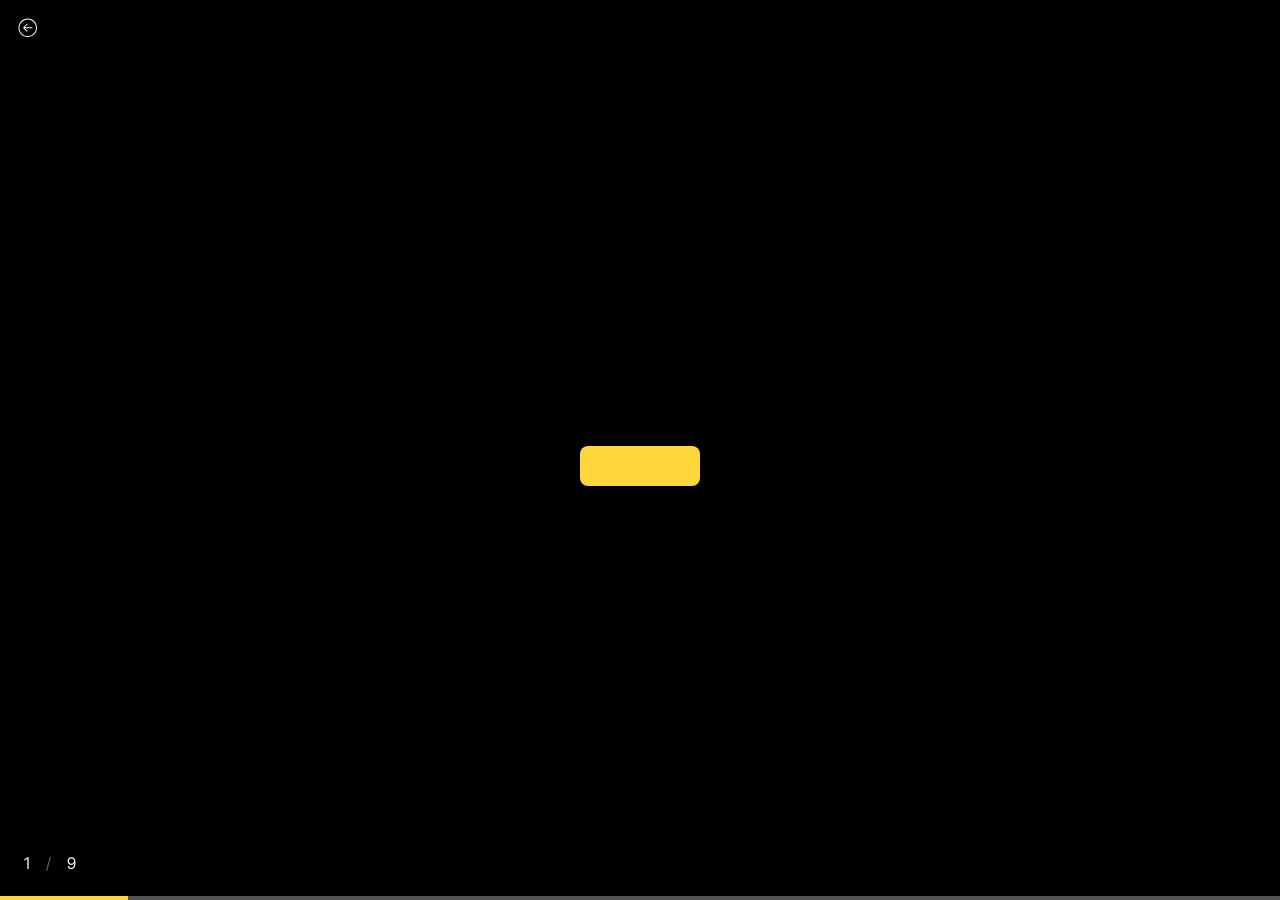
<file: brief/index.html>
<!DOCTYPE html>
<html lang="en">

<head>
    <!-- Styles in Head -->
    <meta charset="utf-8" />
    <title>Radiance Brief</title>
    <meta content="width=device-width, initial-scale=1" name="viewport" />
    <link href="/src/css/reset.css" rel="stylesheet" type="text/css" />
    <link href="brief.css" rel="stylesheet" type="text/css" />
    <link href="/static/pic/favicon.png" rel="shortcut icon" type="image/x-icon" />
    <link href="/static/pic/webclip.png" rel="apple-touch-icon" />
    <script defer src="/src/js/libs/gsap.min.js"></script>
    <script defer src="brief.js"></script>

    <!-- Meta Pixel Code -->
    <script>
        !function(f,b,e,v,n,t,s)
        {if(f.fbq)return;n=f.fbq=function(){n.callMethod?
        n.callMethod.apply(n,arguments):n.queue.push(arguments)};
        if(!f._fbq)f._fbq=n;n.push=n;n.loaded=!0;n.version='2.0';
        n.queue=[];t=b.createElement(e);t.async=!0;
        t.src=v;s=b.getElementsByTagName(e)[0];
        s.parentNode.insertBefore(t,s)}(window, document,'script',
        'https://connect.facebook.net/en_US/fbevents.js');

        fbq('init', '963665372745866');
        fbq('track', 'PageView');
    </script>
    <noscript>
        <img height="1" width="1" style="display:none"
        src="https://www.facebook.com/tr?id=963665372745866&ev=PageView&noscript=1"/>
    </noscript>
    <!-- End Meta Pixel Code -->

     <!-- UTM Save-->
    <script>
        (function() {
            const params = new URLSearchParams(window.location.search);

            const keys = [
            'utm_source',
            'utm_medium',
            'utm_campaign',
            'utm_content',
            'utm_term',
            'fbclid'
            ];

            keys.forEach(key => {
            if (params.get(key)) {
                localStorage.setItem(key, params.get(key));
            }
            });
        })();
    </script>
    <!-- End UTM Save -->

    <script>
        fbq('track', 'Lead', {
            eventID: localStorage.getItem('event_id'),
            utm_source: localStorage.getItem('utm_source'),
            utm_medium: localStorage.getItem('utm_medium'),
            utm_campaign: localStorage.getItem('utm_campaign'),
            utm_content: localStorage.getItem('utm_content'),
            utm_term: localStorage.getItem('utm_term'),
            content_name: 'website_lead'
        });
    </script>


    <!-- Event ID-->
    <script>
        (function() {
            if (!localStorage.getItem('event_id')) {
            localStorage.setItem('event_id', 'evt_' + Date.now() + '_' + Math.random().toString(36).substr(2, 9));
            }
        })();
    </script>
    <!-- End Event ID -->

    <!-- Google tag (gtag.js) -->
    <script async src="https://www.googletagmanager.com/gtag/js?id=G-Q95NQS2Q0W"></script>
    <script>
    window.dataLayer = window.dataLayer || [];
    function gtag(){dataLayer.push(arguments);}
    gtag('js', new Date());

    gtag('config', 'G-Q95NQS2Q0W');
    </script>
</head>

<body>
    <section class="header-section">
        <div class="header-layout">
            <div class="fill-brief-link">
                <a href="/" id="back-link" class="hero-link">
                <div class="svg-star">
                    <svg width="100%" height="100%" viewBox="0 0 24 24" fill="none" xmlns="http://www.w3.org/2000/svg">
                    <path d="M24 0V24H0V0H24Z" fill="white" fill-opacity="0.01"/>
                    <path d="M7.75279 11.9998L7.39923 11.6462L7.04568 11.9998L7.39923 12.3533L7.75279 11.9998ZM10.9348 15.8889L11.2883 16.2424L11.9954 15.5353L11.6419 15.1818L10.9348 15.8889ZM11.6419 8.81778L11.9954 8.46423L11.2883 7.75712L10.9348 8.11067L11.6419 8.81778ZM16.2427 12.5001L16.7427 12.5001L16.7427 11.5001L16.2427 11.5001L16.2427 12.5001ZM20.5 12C20.5 16.6944 16.6944 20.5 12 20.5V21.5C17.2467 21.5 21.5 17.2467 21.5 12H20.5ZM12 20.5C7.30558 20.5 3.5 16.6944 3.5 12H2.5C2.5 17.2467 6.75329 21.5 12 21.5V20.5ZM3.5 12C3.5 7.30558 7.30558 3.5 12 3.5V2.5C6.75329 2.5 2.5 6.75329 2.5 12H3.5ZM12 3.5C16.6944 3.5 20.5 7.30558 20.5 12H21.5C21.5 6.75329 17.2467 2.5 12 2.5V3.5ZM7.39923 12.3533L10.9348 15.8889L11.6419 15.1818L8.10634 11.6462L7.39923 12.3533ZM10.9348 8.11067L7.39923 11.6462L8.10634 12.3533L11.6419 8.81778L10.9348 8.11067ZM7.99998 12.4998L16.2427 12.5001L16.2427 11.5001L8.00002 11.4998L7.99998 12.4998Z" fill="currentColor"/>
                    </svg>
                </div>
                </a>
            </div>
            <div class="menu-button">
                <a class="hero-link ">
                    <div class="header-text">
                        <span data-lang="en" style="display:none;">Briefing</span>
                        <span data-lang="de" style="display:none;">Briefing</span>
                        <span data-lang="ru" style="display:none;">Брифинг</span>
                    </div>
                </a>
                <div class="menu-backdrop"></div>
            </div>
        </div>
    </section>

    <section class="form-progress">
        <div class="form-progress-layout"><span class="current-question">1</span><span
                class="counter-divider">/</span>9</div>
        <div class="form-progress-bar-container">
            <div class="progress-bar"></div>
        </div>
    </section>

    <section class="form-section">
        <form id="mainForm" name="Radiance Brief" method="POST" action="/brief/success/">


            <div id="step-1" class="form-step">
                <label data-lang="en" style="display:none;">
                    Hello! We are Radiance team. <br/> Would you like introduce yourself?
                </label>
                <label data-lang="ru" style="display:none;">
                    Спасибо за обращение! Пока мы отвечаем вы можете заполнить бриф проекта
                </label>
                <label data-lang="de" style="display:none;">
                    Hallo! Wir sind das Radiance-Team. <br/> Möchten Sie sich vorstellen?
                </label>
                <!--<textarea oninput="auto_grow(this)" rows="1" id="field-1" required type="text" name="Client"
                    placeholder="Type your answer here"></textarea>-->
                <div id="next-1" class="next-question step-button">
                    <span data-lang="en" style="display:none;">Next</span>
                    <span data-lang="de" style="display:none;">Nächster</span>
                    <span data-lang="ru" style="display:none;">Продолжить</span>
                </div>
            </div>

            <!--<div id="step-8" class="form-step">
                <label>
                    <span data-lang="en" style="display:none;">Specify a convenient way<br/>to get in touch</span>
                    <span data-lang="de" style="display:none;">Wie kann man Sie am besten erreichen?</span>
                    <span data-lang="ru" style="display:none;">Как лучше с вами связаться?</span>
                </label>
                <textarea oninput="auto_grow(this)" rows="1" id="field8" required type="text" name="Contacts"
                    placeholder="Type your answer here"></textarea>
                <div id="next-8" class="next-question step-button">
                    <span data-lang="en" style="display:none;">Next</span>
                    <span data-lang="de" style="display:none;">Nächster</span>
                    <span data-lang="ru" style="display:none;">Дальше</span>
                </div>
            </div>-->


            <div id="step-3" class="form-step">
                <label>
                    <span data-lang="en" style="display:none;">Select from our options</span>
                    <span data-lang="de" style="display:none;">Wählen Sie aus unseren Optionen</span>
                    <span data-lang="ru" style="display:none;">Выберите подходящее</span>
                </label>
                <div class="checkbox-grid two-rows">
                    <div class="checkbox-element">
                        <span data-lang="en" style="display:none;"> Marketing<br>Strategy</span>
                        <span data-lang="de" style="display:none;">Marketing<br>Strategie</span>
                        <span data-lang="ru" style="display:none;"> Маркетинговая<br>Стратегия</span>

                        <input class="checkbox-input" id="checkbox-1" type="checkbox" name="our-options"
                            value="Marketing Strategy" />
                    </div>
                    <div class="checkbox-element">
                        <span data-lang="en" style="display:none;">Consultation</span>
                        <span data-lang="de" style="display:none;">Beratung</span>
                        <span data-lang="ru" style="display:none;">Консультация</span>

                        <input class="checkbox-input" id="checkbox-2" type="checkbox" name="our-options"
                            value="Consultation" />
                    </div>
                    <div class="checkbox-element">
                        <span data-lang="en" style="display:none;">Landing<br>page</span>
                        <span data-lang="de" style="display:none;">Landing<br>page</span>
                        <span data-lang="ru" style="display:none;">Лендинг</span>
                        <input class="checkbox-input" id="checkbox-3" type="checkbox" name="our-options"
                            value="Landing Page" />
                    </div>
                    <div class="checkbox-element">
                        <span data-lang="en" style="display:none;">Corporate<br>Website</span>
                        <span data-lang="de" style="display:none;">Landing<br>page</span>
                        <span data-lang="ru" style="display:none;">Корпоративный<br>сайт</span>
                        <input class="checkbox-input" id="checkbox-4" type="checkbox" name="our-options"
                            value="Corporate Website" />
                    </div>
                    <div class="checkbox-element">
                        <span data-lang="en" style="display:none;">Online<br>Store</span>
                        <span data-lang="de" style="display:none;">Unternehmen<br>Website</span>
                        <span data-lang="ru" style="display:none;">Онлайн<br>Магазин</span>
                        <input class="checkbox-input" id="checkbox-5" type="checkbox" name="our-options"
                            value="Online Store" />
                    </div>
                    <div class="checkbox-element">
                        <span data-lang="en" style="display:none;">WEB<br>development</span>
                        <span data-lang="de" style="display:none;">Beratung</span>
                        <span data-lang="ru" style="display:none;">Веб<br>разработка</span>
                        <input class="checkbox-input" id="checkbox-6" type="checkbox" name="our-options"
                            value="Web Development" />
                    </div>
                    <div class="checkbox-element">
                        
                        <span data-lang="en" style="display:none;">Communication<br>Graphics</span>
                        <span data-lang="de" style="display:none;">Kommunikations<br>Grafik</span>
                        <span data-lang="ru" style="display:none;">Коммуникация</span>

                        <input class="checkbox-input" id="checkbox-7" type="checkbox" name="our-options"
                            value="Communication Graphics" />
                    </div>
                    <div class="checkbox-element">
                        
                        <span data-lang="en" style="display:none;">Promo<br>Video</span>
                        <span data-lang="de" style="display:none;">Promo<br>Video</span>
                        <span data-lang="ru" style="display:none;">Промо<br>Видео</span>
                        <input class="checkbox-input" id="checkbox-8" type="checkbox" name="our-options"
                            value="Promo Video" />
                    </div>
                    <div class="checkbox-element">
                        <span data-lang="en" style="display:none;">Advertising<br>Campaign</span>
                        <span data-lang="de" style="display:none;">Werbe<br>Kampagne</span>
                        <span data-lang="ru" style="display:none;">Рекламная<br>кампания</span>
                        <input class="checkbox-input" id="checkbox-9" type="checkbox" name="our-options"
                            value="Advertising Campaign" />
                    </div>
                    <div class="checkbox-element">
                        <span data-lang="en" style="display:none;">Presentation</span>
                        <span data-lang="de" style="display:none;">PRÄSENTATION</span>
                        <span data-lang="ru" style="display:none;">Презентация</span>
                        <input class="checkbox-input" id="checkbox-10" type="checkbox" name="our-options"
                            value="Presentation" />
                    </div>
                    <div class="checkbox-element">
                        <span data-lang="en" style="display:none;">Branding<br>Identity</span>
                        <span data-lang="de" style="display:none;">Marken<br>identität</span>
                        <span data-lang="ru" style="display:none;">Брендинг<br>Айдентика</span>
                        <input class="checkbox-input" id="checkbox-11" type="checkbox" name="our-options"
                            value="Branding Identity" />
                    </div>
                    <div class="checkbox-element">
                        
                        <span data-lang="en" style="display:none;">Other</span>
                        <span data-lang="de" style="display:none;">Sonstiges</span>
                        <span data-lang="ru" style="display:none;">Другое</span>
                        <input class="checkbox-input" id="checkbox-12" type="checkbox" name="our-options"
                            value="Other" />
                    </div>
                </div>
                <div id="next-3" class="next-question step-button">
                    <span data-lang="en" style="display:none;">Next</span>
                    <span data-lang="de" style="display:none;">Nächster</span>
                    <span data-lang="ru" style="display:none;">Дальше</span>
                </div>

            </div>

            <div id="step-4" class="form-step">
                <label>
                    <span data-lang="en" style="display:none;">Please provide more information about what you need help with</span>
                    <span data-lang="de" style="display:none;">Bitte geben Sie weitere Informationen darüber, wobei Sie Hilfe benötigen</span>
                    <span data-lang="ru" style="display:none;">Пожалуйста, предоставьте более подробную информацию о том, в чем вам нужна помощь</span>
                </label>
                <textarea oninput="auto_grow(this)" rows="1" id="field5" required type="text" name="Additional Info"
                    placeholder="Type your answer here"></textarea>
                <div id="next-4" class="next-question step-button">
                    <span data-lang="en" style="display:none;">Next</span>
                    <span data-lang="de" style="display:none;">Nächster</span>
                    <span data-lang="ru" style="display:none;">Дальше</span>
                </div>
            </div>

            <div id="step-5" class="form-step">
                <label>
                    <span data-lang="en" style="display:none;">What's your budget?</span>
                    <span data-lang="de" style="display:none;">Wie hoch ist Ihr Budget?</span>
                    <span data-lang="ru" style="display:none;">Какой у вас бюджет?</span>
                </label>
                <div class="checkbox-grid one-row">
                    <div class="checkbox-element">
                        <span data-lang="en" style="display:none;">$1-3k</span>
                        <span data-lang="de" style="display:none;">$1.000-3.000</span>
                        <span data-lang="ru" style="display:none;">300 000 ₽</span>
                        <input class="checkbox-input" id="budget-check-1" type="radio" name="budget" value="1k-3k" />
                    </div>
                    <div class="checkbox-element">
                        <span data-lang="en" style="display:none;">$3-5k</span>
                        <span data-lang="de" style="display:none;">$3.000-5.000</span>
                        <span data-lang="ru" style="display:none;">500 000 ₽</span>
                        <input class="checkbox-input" id="budget-check-2" type="radio" name="budget" value="3k-5k" />
                    </div>
                    <div class="checkbox-element">
                        <span data-lang="en" style="display:none;">$5-10k</span>
                        <span data-lang="de" style="display:none;">$5.000-10.000</span>
                        <span data-lang="ru" style="display:none;">1 000 000 ₽</span>
                        <input class="checkbox-input" id="budget-check-3" type="radio" name="budget" value="5k-10k" />
                    </div>
                    <div class="checkbox-element">
                        <span data-lang="en" style="display:none;">Over $10k</span>
                        <span data-lang="de" style="display:none;">Über 10.000 $</span>
                        <span data-lang="ru" style="display:none;">БОЛЬШЕ 1 МЛН ₽</span>
                        <input class="checkbox-input" id="budget-check-4" type="radio" name="budget" value="Over-10k" />
                    </div>
                </div>
                <div id="next-5" class="next-question step-button">
                    <span data-lang="en" style="display:none;">Next</span>
                    <span data-lang="de" style="display:none;">Nächster</span>
                    <span data-lang="ru" style="display:none;">Дальше</span>
                </div>

            </div>


            <div id="step-6" class="form-step">
                <label>
                    <span data-lang="en" style="display:none;">If you want to show us a few references, link them in the section below</span>
                    <span data-lang="de" style="display:none;">Wenn Sie uns einige Referenzen zeigen möchten, fügen Sie diese im folgenden Abschnitt ein</span>
                    <span data-lang="ru" style="display:none;">Если вы хотите показать нам референсы, разместите их в разделе ниже</span>
                </label>
                <textarea oninput="auto_grow(this)" rows="1" id="field6" required type="text" name="References"
                    placeholder="Type your answer here"></textarea>
                <div id="next-6" class="next-question step-button">
                    <span data-lang="en" style="display:none;">Next</span>
                    <span data-lang="de" style="display:none;">Nächster</span>
                    <span data-lang="ru" style="display:none;">Дальше</span>
                </div>
            </div>

            <div id="step-7" class="form-step">
                <label>
                    <span data-lang="en" style="display:none;">What was your advertising budget for 2024?</span>
                    <span data-lang="de" style="display:none;">Wie hoch war Ihr Werbebudget für 2024?</span>
                    <span data-lang="ru" style="display:none;">Каков был ваш рекламный бюджет за последний год? </span>
                </label>
                <textarea oninput="auto_grow(this)" rows="1" id="field7" required type="text" name="More Info"
                    placeholder="Type your answer here"></textarea>
                <div id="next-7" class="next-question step-button">
                    <span data-lang="en" style="display:none;">Next</span>
                    <span data-lang="de" style="display:none;">Nächster</span>
                    <span data-lang="ru" style="display:none;">Дальше</span>
                </div>
            </div>

            <div id="step-9" class="form-step">
                <label>
                    <span data-lang="en" style="display:none;">How much of your company revenue is spent on marketing?</span>
                    <span data-lang="de" style="display:none;">Wie viel von Ihrem Unternehmensumsatz wird für Marketing ausgegeben?</span>
                    <span data-lang="ru" style="display:none;">Сколько процентов дохода вашей компании уходит на маркетинг?</span>
                </label>
                <textarea oninput="auto_grow(this)" rows="1" id="field9" required type="text" name="Marketing Revenue"
                    placeholder="Type your answer here"></textarea>
                <div id="next-9" class="next-question step-button">
                    <span data-lang="en" style="display:none;">Next</span>
                    <span data-lang="de" style="display:none;">Nächster</span>
                    <span data-lang="ru" style="display:none;">Дальше</span>
                </div>
            </div>

            <div id="step-10" class="form-step">
                <label>
                    <span data-lang="en" style="display:none;">Please provide any additional information that you believe will help us understand your
                    assignment clearly</span>
                    <span data-lang="de" style="display:none;">Bitte geben Sie alle zusätzlichen Informationen an, die uns helfen, Ihren Auftrag besser zu verstehen</span>
                    <span data-lang="ru" style="display:none;">Пожалуйста, предоставьте любую дополнительную информацию, которая, по вашему мнению, поможет нам лучше понять ваше задание</span>
                </label>
                <textarea oninput="auto_grow(this)" rows="1" id="field10" required type="text" name="Advertising Budget"
                    placeholder="Type your answer here"></textarea>
                <div id="submitButton" class="step-button">
                    <span data-lang="en" style="display:none;">Send</span>
                    <span data-lang="de" style="display:none;">Senden</span>
                    <span data-lang="ru" style="display:none;">Отправить</span>
                    <button class="submit-button" type="submit"></button>
                </div>
            </div>





        </form>


    </section>

    <div class="prev-question">
        <span data-lang="en" style="display:none;">Previous Question</span>
        <span data-lang="de" style="display:none;">Vorherige Frage</span>
        <span data-lang="ru" style="display:none;">Предыдущий вопрос</span>
    </div>
</body>

</html>
</file>
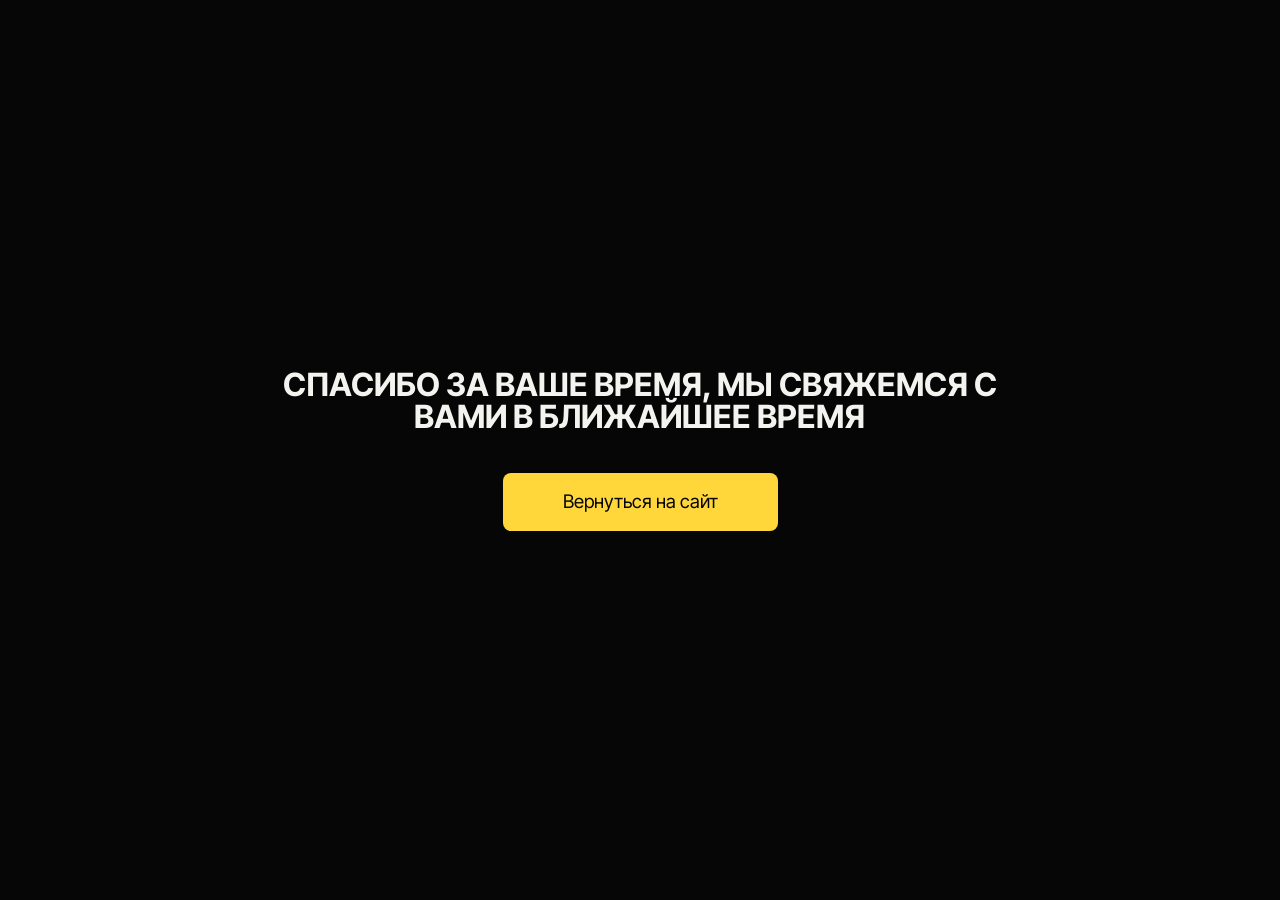
<file: brief/success/index.html>
<!DOCTYPE html>
<html>

<head>
    <!-- Styles in Head -->
    <meta charset="utf-8" />
    <title>
        Radiance Brief
    </title>
    <meta content="width=device-width, initial-scale=1" name="viewport" />
    <link href="/src/css/reset.css" rel="stylesheet" type="text/css" />
    <link href="/brief/brief.css" rel="stylesheet" type="text/css" />
    <link href="/static/pic/favicon.png" rel="shortcut icon" type="image/x-icon" />
    <link href="/static/pic/webclip.png" rel="apple-touch-icon" />
</head>

<body>
    <a href="/" class="hero-link w-inline-block"></a>
        <section class="form-step" style="text-align: center; padding: 2em;">
            <label>Спасибо за ваше время, мы свяжемся с вами в ближайшее время</label>
            <a href="/" class="hero-link">
                <div id="next-1" class="next-question step-button">Вернуться на сайт</div>
            </a>
        </section>

</body>

</html>
</file>
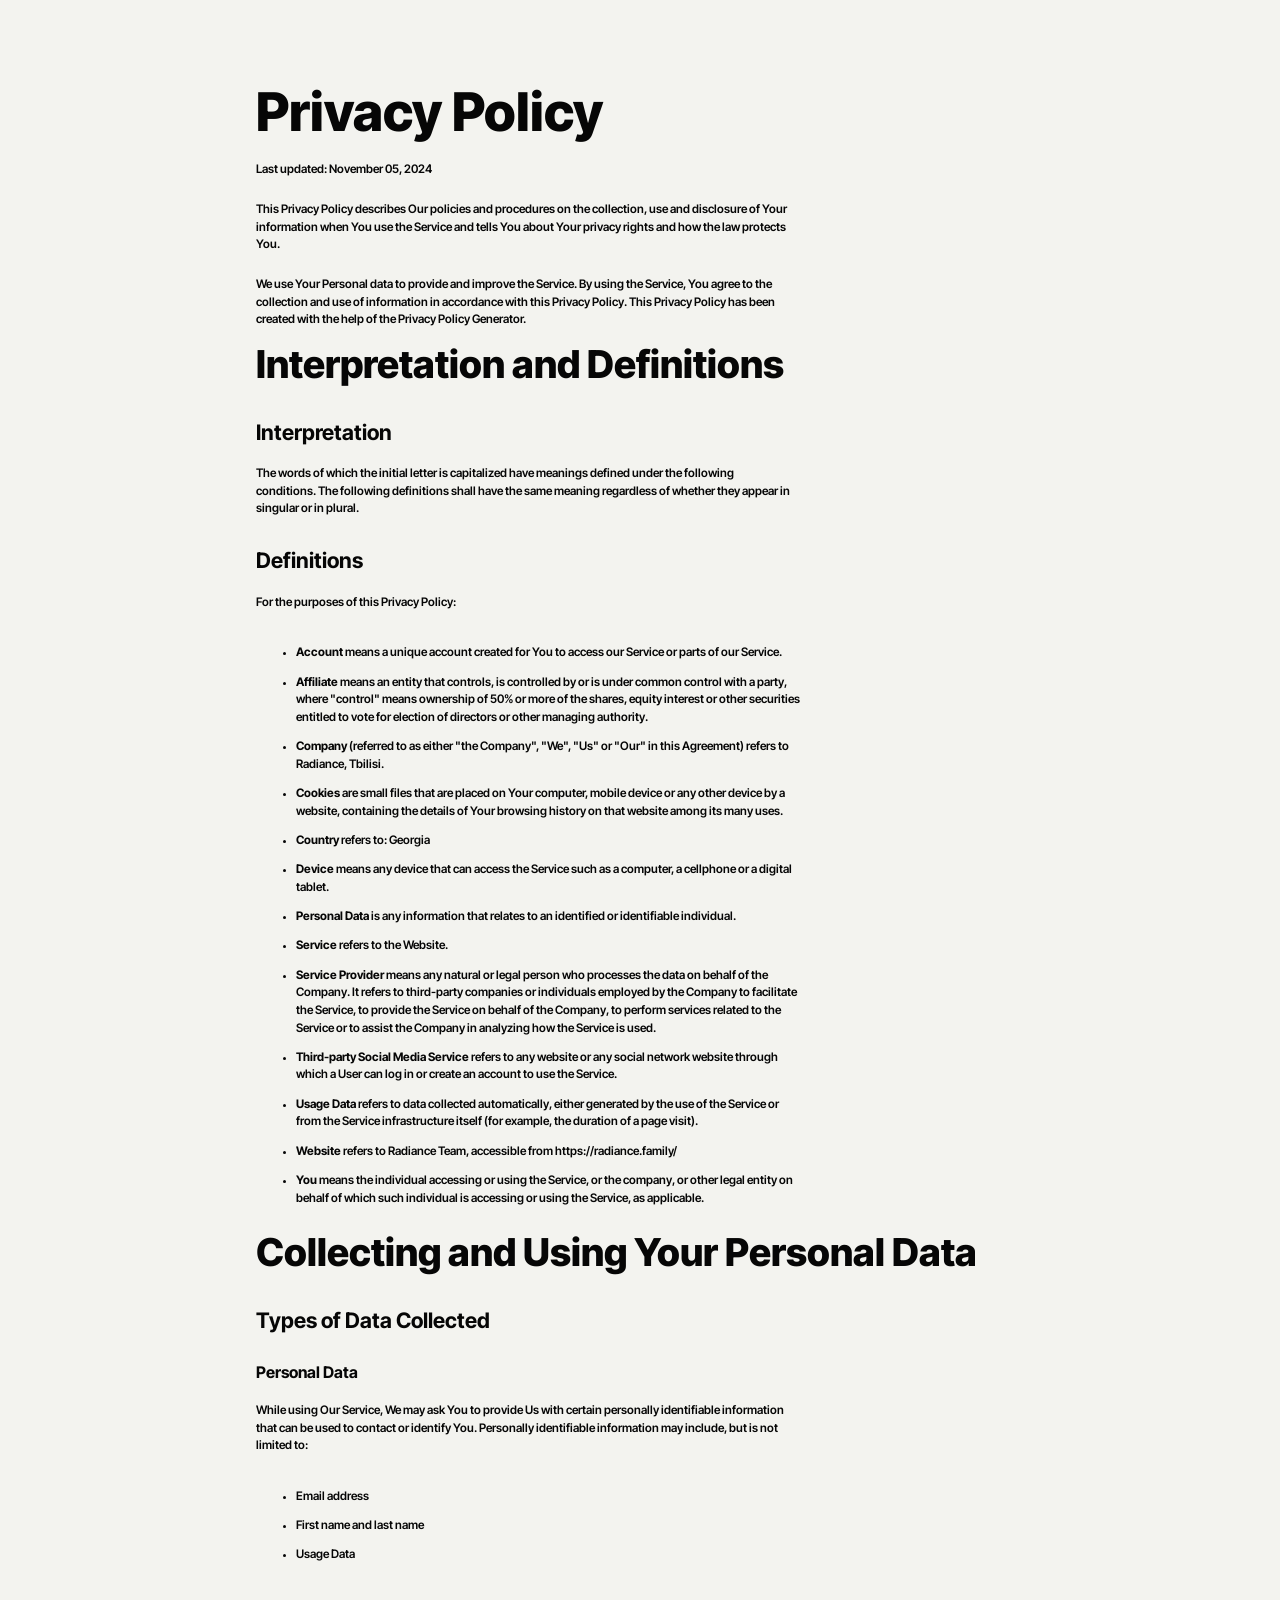
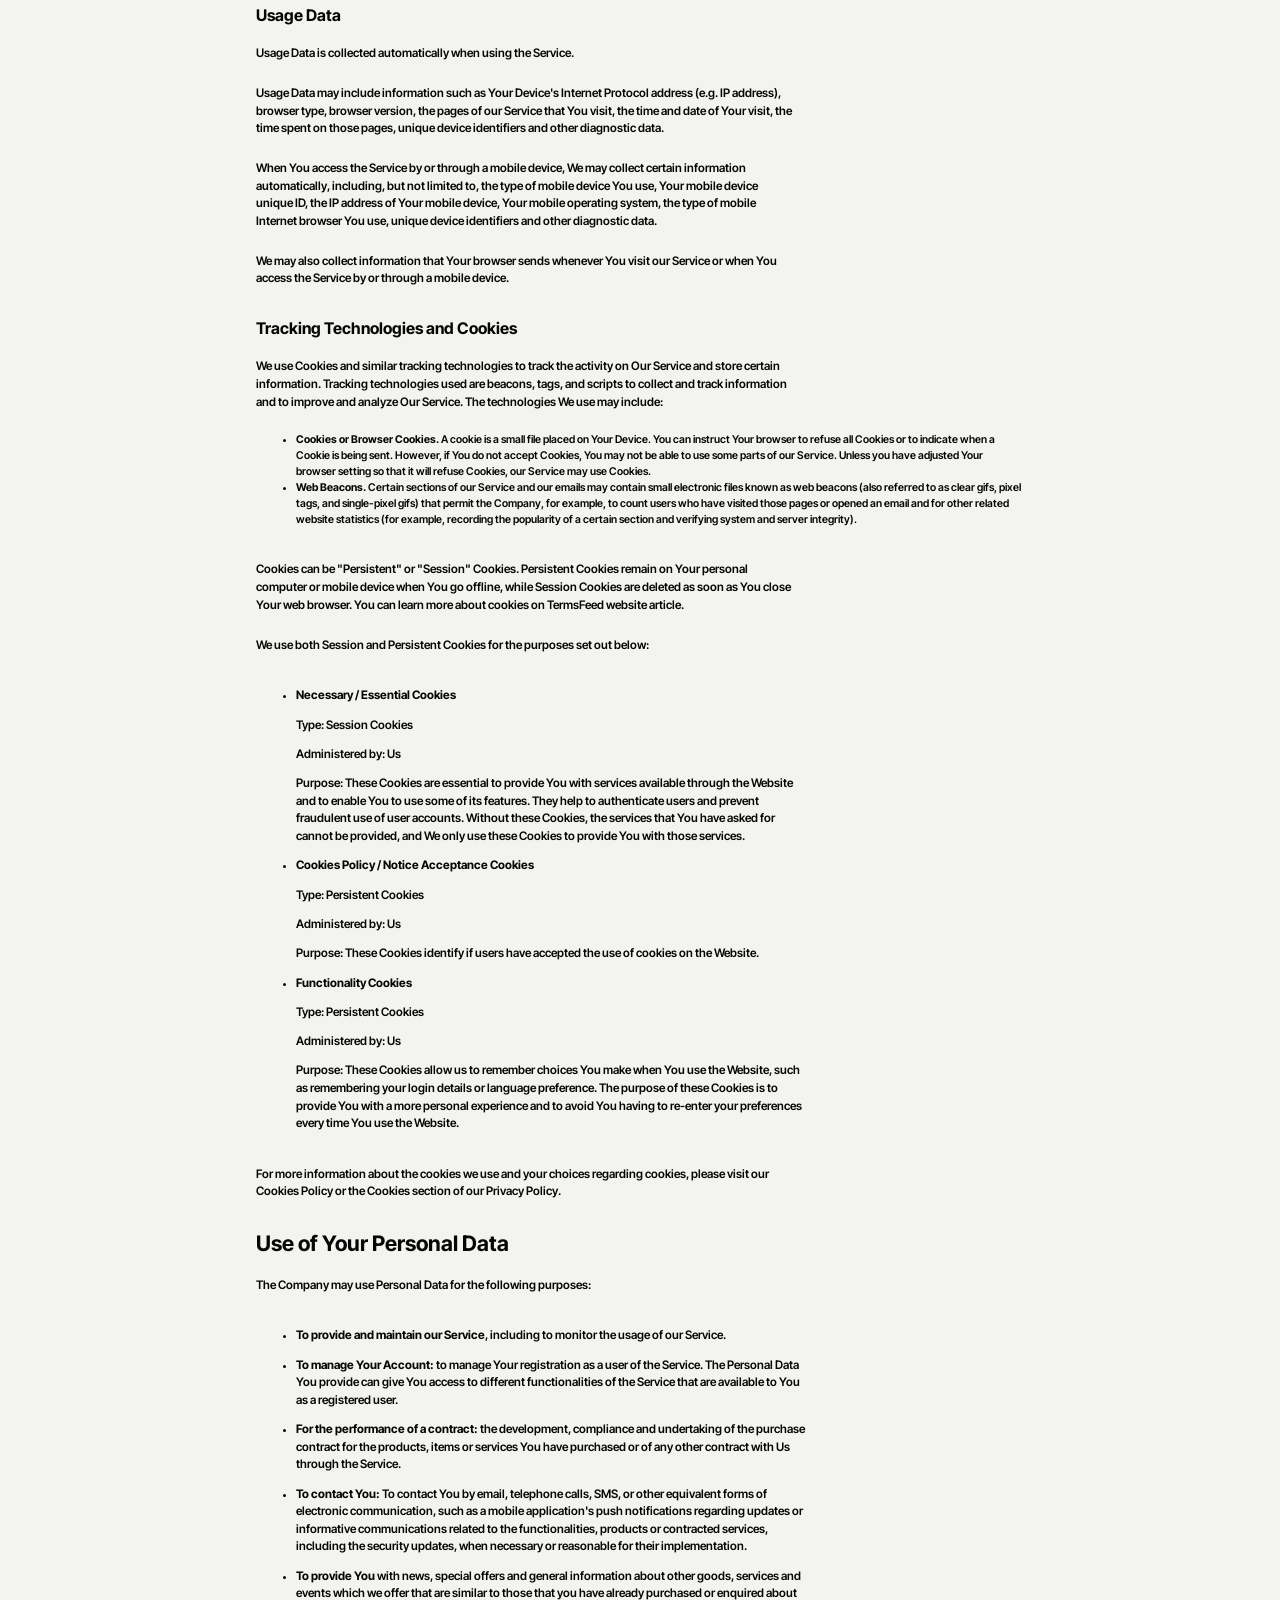
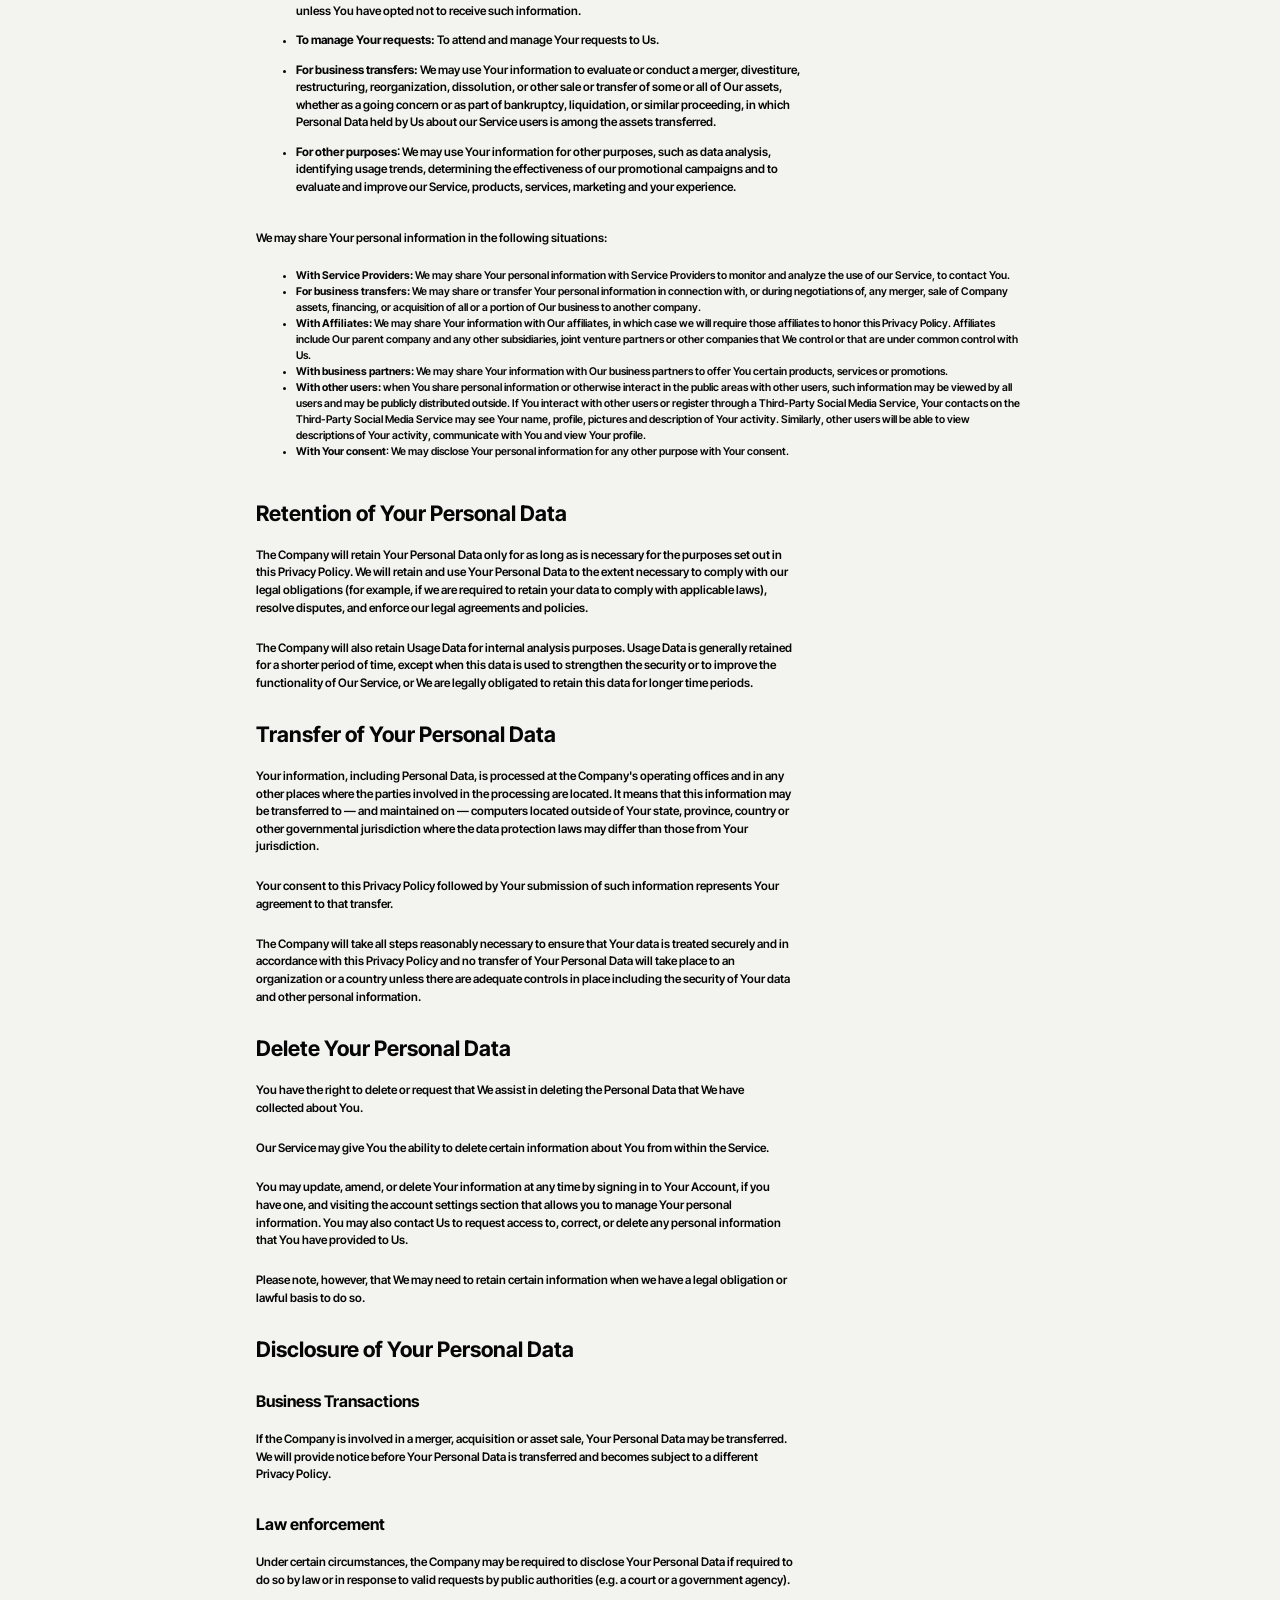
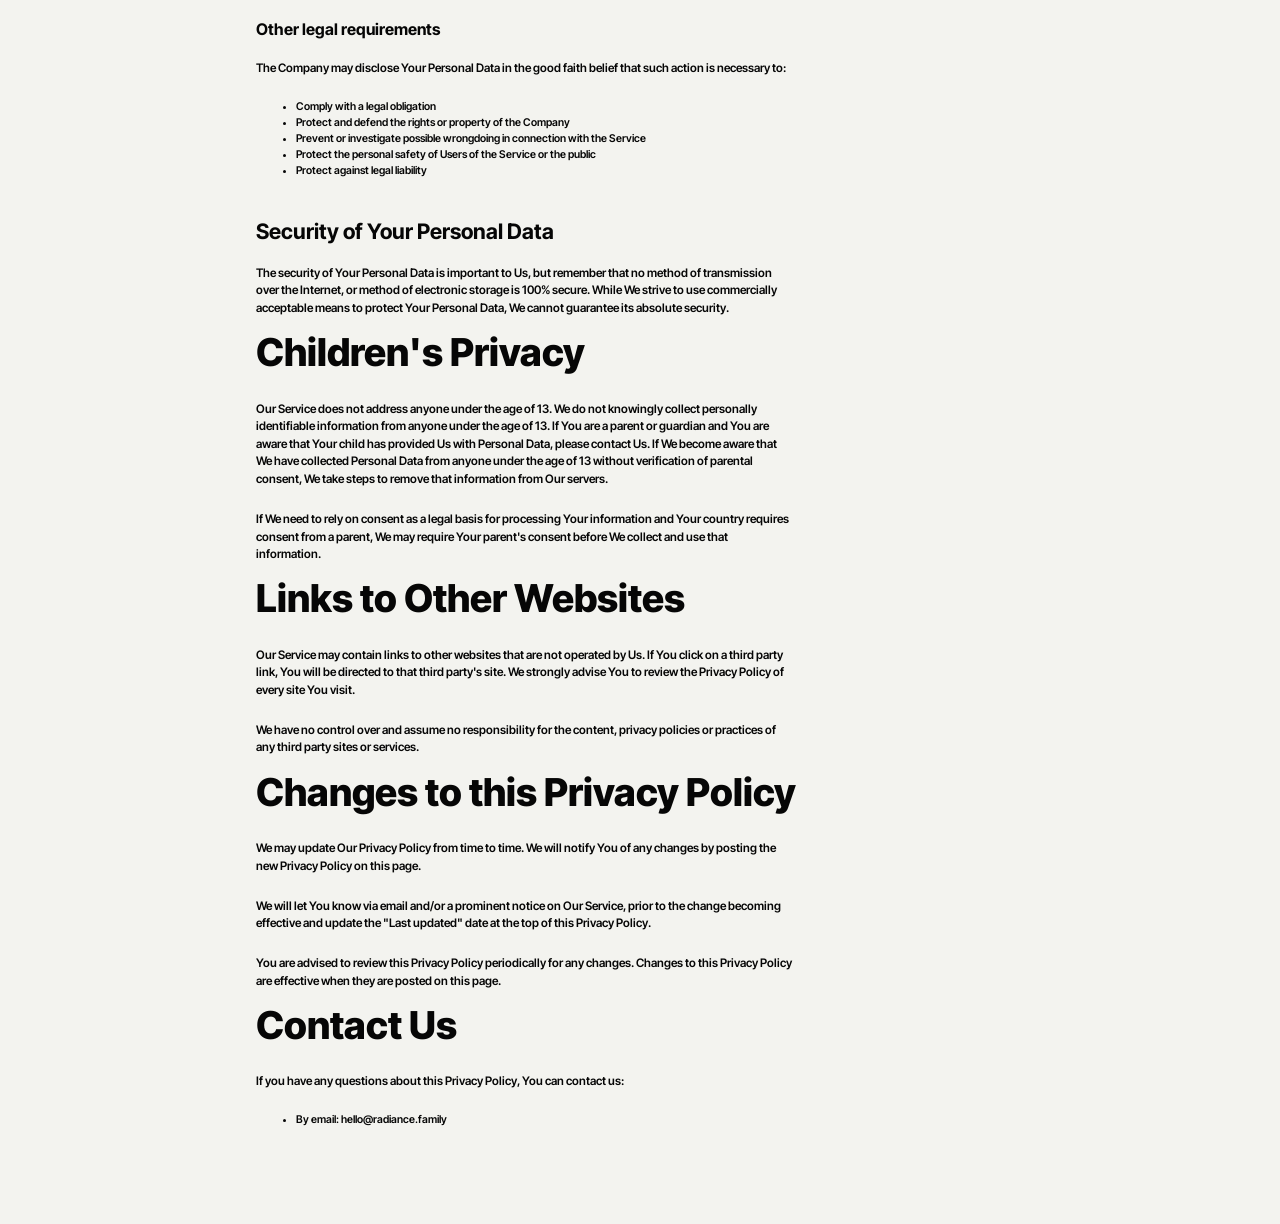
<file: privacy.html>
<!DOCTYPE html>
<html lang="en">
<head>
    <meta charset="utf-8">
    <title>Radiance – The creative team for digital and brand experiences</title>
    <meta name="description" content="We practice fresh and straight in the face way to create brands, design and digital experiences.">
    <meta name="viewport" content="width=device-width, initial-scale=1">
    <link rel="stylesheet" href="/src/css/reset.css">
    <link rel="stylesheet" href="/src/css/radiance.css">
    <link href="/static/pic/favicon.png" rel="shortcut icon" type="image/x-icon" />
    <link href="/static/pic/webclip.png" rel="apple-touch-icon" />
    <!-- Google Tag Manager -->
    <script>(function(w,d,s,l,i){w[l]=w[l]||[];w[l].push({'gtm.start':
        new Date().getTime(),event:'gtm.js'});var f=d.getElementsByTagName(s)[0],
        j=d.createElement(s),dl=l!='dataLayer'?'&l='+l:'';j.async=true;j.src=
        'https://www.googletagmanager.com/gtm.js?id='+i+dl;f.parentNode.insertBefore(j,f);
        })(window,document,'script','dataLayer','GTM-5K7ZSXK2');</script>
</head>
<body>
    <!-- Google Tag Manager (noscript) -->
    <noscript><iframe src="https://www.googletagmanager.com/ns.html?id=GTM-5K7ZSXK2"
        height="0" width="0" style="display:none;visibility:hidden"></iframe></noscript>
    <!-- End Google Tag Manager (noscript) -->
        <!-- End Google Tag Manager -->
         <style>
            main {
               line-height: 1.5;
            }
            h3 {
                font-size: 2em;;
            }
            h4 {
                font-size: 1.5em;
            }
            p {
                width: 70%;
                font-size: 1.1em;
            }
            h2 {
                text-align: left;
                text-transform: none;
            }
         </style>
        <main style="display: flex; align-items: center; justify-content: center;">
            <section style=" display:flex; flex-direction:column; gap: 1em; width: 60%; padding-top: 8em; padding-bottom: 8em;">
                <h1>Privacy Policy</h1>
                <p>Last updated: November 05, 2024</p>
                <p>This Privacy Policy describes Our policies and procedures on the collection, use and disclosure of Your information when You use the Service and tells You about Your privacy rights and how the law protects You.</p>
                <p>We use Your Personal data to provide and improve the Service. By using the Service, You agree to the collection and use of information in accordance with this Privacy Policy. This Privacy Policy has been created with the help of the <a href="https://www.termsfeed.com/privacy-policy-generator/" target="_blank">Privacy Policy Generator</a>.</p>
                <h2>Interpretation and Definitions</h2>
                <h3>Interpretation</h3>
                <p>The words of which the initial letter is capitalized have meanings defined under the following conditions. The following definitions shall have the same meaning regardless of whether they appear in singular or in plural.</p>
                <h3>Definitions</h3>
                <p>For the purposes of this Privacy Policy:</p>
                <ul>
                <li>
                <p><strong>Account</strong> means a unique account created for You to access our Service or parts of our Service.</p>
                </li>
                <li>
                <p><strong>Affiliate</strong> means an entity that controls, is controlled by or is under common control with a party, where &quot;control&quot; means ownership of 50% or more of the shares, equity interest or other securities entitled to vote for election of directors or other managing authority.</p>
                </li>
                <li>
                <p><strong>Company</strong> (referred to as either &quot;the Company&quot;, &quot;We&quot;, &quot;Us&quot; or &quot;Our&quot; in this Agreement) refers to Radiance, Tbilisi.</p>
                </li>
                <li>
                <p><strong>Cookies</strong> are small files that are placed on Your computer, mobile device or any other device by a website, containing the details of Your browsing history on that website among its many uses.</p>
                </li>
                <li>
                <p><strong>Country</strong> refers to:  Georgia</p>
                </li>
                <li>
                <p><strong>Device</strong> means any device that can access the Service such as a computer, a cellphone or a digital tablet.</p>
                </li>
                <li>
                <p><strong>Personal Data</strong> is any information that relates to an identified or identifiable individual.</p>
                </li>
                <li>
                <p><strong>Service</strong> refers to the Website.</p>
                </li>
                <li>
                <p><strong>Service Provider</strong> means any natural or legal person who processes the data on behalf of the Company. It refers to third-party companies or individuals employed by the Company to facilitate the Service, to provide the Service on behalf of the Company, to perform services related to the Service or to assist the Company in analyzing how the Service is used.</p>
                </li>
                <li>
                <p><strong>Third-party Social Media Service</strong> refers to any website or any social network website through which a User can log in or create an account to use the Service.</p>
                </li>
                <li>
                <p><strong>Usage Data</strong> refers to data collected automatically, either generated by the use of the Service or from the Service infrastructure itself (for example, the duration of a page visit).</p>
                </li>
                <li>
                <p><strong>Website</strong> refers to Radiance Team, accessible from <a href="https://radiance.family/" rel="external nofollow noopener" target="_blank">https://radiance.family/</a></p>
                </li>
                <li>
                <p><strong>You</strong> means the individual accessing or using the Service, or the company, or other legal entity on behalf of which such individual is accessing or using the Service, as applicable.</p>
                </li>
                </ul>
                <h2>Collecting and Using Your Personal Data</h2>
                <h3>Types of Data Collected</h3>
                <h4>Personal Data</h4>
                <p>While using Our Service, We may ask You to provide Us with certain personally identifiable information that can be used to contact or identify You. Personally identifiable information may include, but is not limited to:</p>
                <ul>
                <li>
                <p>Email address</p>
                </li>
                <li>
                <p>First name and last name</p>
                </li>
                <li>
                <p>Usage Data</p>
                </li>
                </ul>
                <h4>Usage Data</h4>
                <p>Usage Data is collected automatically when using the Service.</p>
                <p>Usage Data may include information such as Your Device's Internet Protocol address (e.g. IP address), browser type, browser version, the pages of our Service that You visit, the time and date of Your visit, the time spent on those pages, unique device identifiers and other diagnostic data.</p>
                <p>When You access the Service by or through a mobile device, We may collect certain information automatically, including, but not limited to, the type of mobile device You use, Your mobile device unique ID, the IP address of Your mobile device, Your mobile operating system, the type of mobile Internet browser You use, unique device identifiers and other diagnostic data.</p>
                <p>We may also collect information that Your browser sends whenever You visit our Service or when You access the Service by or through a mobile device.</p>
                <h4>Tracking Technologies and Cookies</h4>
                <p>We use Cookies and similar tracking technologies to track the activity on Our Service and store certain information. Tracking technologies used are beacons, tags, and scripts to collect and track information and to improve and analyze Our Service. The technologies We use may include:</p>
                <ul>
                <li><strong>Cookies or Browser Cookies.</strong> A cookie is a small file placed on Your Device. You can instruct Your browser to refuse all Cookies or to indicate when a Cookie is being sent. However, if You do not accept Cookies, You may not be able to use some parts of our Service. Unless you have adjusted Your browser setting so that it will refuse Cookies, our Service may use Cookies.</li>
                <li><strong>Web Beacons.</strong> Certain sections of our Service and our emails may contain small electronic files known as web beacons (also referred to as clear gifs, pixel tags, and single-pixel gifs) that permit the Company, for example, to count users who have visited those pages or opened an email and for other related website statistics (for example, recording the popularity of a certain section and verifying system and server integrity).</li>
                </ul>
                <p>Cookies can be &quot;Persistent&quot; or &quot;Session&quot; Cookies. Persistent Cookies remain on Your personal computer or mobile device when You go offline, while Session Cookies are deleted as soon as You close Your web browser. You can learn more about cookies on <a href="https://www.termsfeed.com/blog/cookies/#What_Are_Cookies" target="_blank">TermsFeed website</a> article.</p>
                <p>We use both Session and Persistent Cookies for the purposes set out below:</p>
                <ul>
                <li>
                <p><strong>Necessary / Essential Cookies</strong></p>
                <p>Type: Session Cookies</p>
                <p>Administered by: Us</p>
                <p>Purpose: These Cookies are essential to provide You with services available through the Website and to enable You to use some of its features. They help to authenticate users and prevent fraudulent use of user accounts. Without these Cookies, the services that You have asked for cannot be provided, and We only use these Cookies to provide You with those services.</p>
                </li>
                <li>
                <p><strong>Cookies Policy / Notice Acceptance Cookies</strong></p>
                <p>Type: Persistent Cookies</p>
                <p>Administered by: Us</p>
                <p>Purpose: These Cookies identify if users have accepted the use of cookies on the Website.</p>
                </li>
                <li>
                <p><strong>Functionality Cookies</strong></p>
                <p>Type: Persistent Cookies</p>
                <p>Administered by: Us</p>
                <p>Purpose: These Cookies allow us to remember choices You make when You use the Website, such as remembering your login details or language preference. The purpose of these Cookies is to provide You with a more personal experience and to avoid You having to re-enter your preferences every time You use the Website.</p>
                </li>
                </ul>
                <p>For more information about the cookies we use and your choices regarding cookies, please visit our Cookies Policy or the Cookies section of our Privacy Policy.</p>
                <h3>Use of Your Personal Data</h3>
                <p>The Company may use Personal Data for the following purposes:</p>
                <ul>
                <li>
                <p><strong>To provide and maintain our Service</strong>, including to monitor the usage of our Service.</p>
                </li>
                <li>
                <p><strong>To manage Your Account:</strong> to manage Your registration as a user of the Service. The Personal Data You provide can give You access to different functionalities of the Service that are available to You as a registered user.</p>
                </li>
                <li>
                <p><strong>For the performance of a contract:</strong> the development, compliance and undertaking of the purchase contract for the products, items or services You have purchased or of any other contract with Us through the Service.</p>
                </li>
                <li>
                <p><strong>To contact You:</strong> To contact You by email, telephone calls, SMS, or other equivalent forms of electronic communication, such as a mobile application's push notifications regarding updates or informative communications related to the functionalities, products or contracted services, including the security updates, when necessary or reasonable for their implementation.</p>
                </li>
                <li>
                <p><strong>To provide You</strong> with news, special offers and general information about other goods, services and events which we offer that are similar to those that you have already purchased or enquired about unless You have opted not to receive such information.</p>
                </li>
                <li>
                <p><strong>To manage Your requests:</strong> To attend and manage Your requests to Us.</p>
                </li>
                <li>
                <p><strong>For business transfers:</strong> We may use Your information to evaluate or conduct a merger, divestiture, restructuring, reorganization, dissolution, or other sale or transfer of some or all of Our assets, whether as a going concern or as part of bankruptcy, liquidation, or similar proceeding, in which Personal Data held by Us about our Service users is among the assets transferred.</p>
                </li>
                <li>
                <p><strong>For other purposes</strong>: We may use Your information for other purposes, such as data analysis, identifying usage trends, determining the effectiveness of our promotional campaigns and to evaluate and improve our Service, products, services, marketing and your experience.</p>
                </li>
                </ul>
                <p>We may share Your personal information in the following situations:</p>
                <ul>
                <li><strong>With Service Providers:</strong> We may share Your personal information with Service Providers to monitor and analyze the use of our Service,  to contact You.</li>
                <li><strong>For business transfers:</strong> We may share or transfer Your personal information in connection with, or during negotiations of, any merger, sale of Company assets, financing, or acquisition of all or a portion of Our business to another company.</li>
                <li><strong>With Affiliates:</strong> We may share Your information with Our affiliates, in which case we will require those affiliates to honor this Privacy Policy. Affiliates include Our parent company and any other subsidiaries, joint venture partners or other companies that We control or that are under common control with Us.</li>
                <li><strong>With business partners:</strong> We may share Your information with Our business partners to offer You certain products, services or promotions.</li>
                <li><strong>With other users:</strong> when You share personal information or otherwise interact in the public areas with other users, such information may be viewed by all users and may be publicly distributed outside. If You interact with other users or register through a Third-Party Social Media Service, Your contacts on the Third-Party Social Media Service may see Your name, profile, pictures and description of Your activity. Similarly, other users will be able to view descriptions of Your activity, communicate with You and view Your profile.</li>
                <li><strong>With Your consent</strong>: We may disclose Your personal information for any other purpose with Your consent.</li>
                </ul>
                <h3>Retention of Your Personal Data</h3>
                <p>The Company will retain Your Personal Data only for as long as is necessary for the purposes set out in this Privacy Policy. We will retain and use Your Personal Data to the extent necessary to comply with our legal obligations (for example, if we are required to retain your data to comply with applicable laws), resolve disputes, and enforce our legal agreements and policies.</p>
                <p>The Company will also retain Usage Data for internal analysis purposes. Usage Data is generally retained for a shorter period of time, except when this data is used to strengthen the security or to improve the functionality of Our Service, or We are legally obligated to retain this data for longer time periods.</p>
                <h3>Transfer of Your Personal Data</h3>
                <p>Your information, including Personal Data, is processed at the Company's operating offices and in any other places where the parties involved in the processing are located. It means that this information may be transferred to — and maintained on — computers located outside of Your state, province, country or other governmental jurisdiction where the data protection laws may differ than those from Your jurisdiction.</p>
                <p>Your consent to this Privacy Policy followed by Your submission of such information represents Your agreement to that transfer.</p>
                <p>The Company will take all steps reasonably necessary to ensure that Your data is treated securely and in accordance with this Privacy Policy and no transfer of Your Personal Data will take place to an organization or a country unless there are adequate controls in place including the security of Your data and other personal information.</p>
                <h3>Delete Your Personal Data</h3>
                <p>You have the right to delete or request that We assist in deleting the Personal Data that We have collected about You.</p>
                <p>Our Service may give You the ability to delete certain information about You from within the Service.</p>
                <p>You may update, amend, or delete Your information at any time by signing in to Your Account, if you have one, and visiting the account settings section that allows you to manage Your personal information. You may also contact Us to request access to, correct, or delete any personal information that You have provided to Us.</p>
                <p>Please note, however, that We may need to retain certain information when we have a legal obligation or lawful basis to do so.</p>
                <h3>Disclosure of Your Personal Data</h3>
                <h4>Business Transactions</h4>
                <p>If the Company is involved in a merger, acquisition or asset sale, Your Personal Data may be transferred. We will provide notice before Your Personal Data is transferred and becomes subject to a different Privacy Policy.</p>
                <h4>Law enforcement</h4>
                <p>Under certain circumstances, the Company may be required to disclose Your Personal Data if required to do so by law or in response to valid requests by public authorities (e.g. a court or a government agency).</p>
                <h4>Other legal requirements</h4>
                <p>The Company may disclose Your Personal Data in the good faith belief that such action is necessary to:</p>
                <ul>
                <li>Comply with a legal obligation</li>
                <li>Protect and defend the rights or property of the Company</li>
                <li>Prevent or investigate possible wrongdoing in connection with the Service</li>
                <li>Protect the personal safety of Users of the Service or the public</li>
                <li>Protect against legal liability</li>
                </ul>
                <h3>Security of Your Personal Data</h3>
                <p>The security of Your Personal Data is important to Us, but remember that no method of transmission over the Internet, or method of electronic storage is 100% secure. While We strive to use commercially acceptable means to protect Your Personal Data, We cannot guarantee its absolute security.</p>
                <h2>Children's Privacy</h2>
                <p>Our Service does not address anyone under the age of 13. We do not knowingly collect personally identifiable information from anyone under the age of 13. If You are a parent or guardian and You are aware that Your child has provided Us with Personal Data, please contact Us. If We become aware that We have collected Personal Data from anyone under the age of 13 without verification of parental consent, We take steps to remove that information from Our servers.</p>
                <p>If We need to rely on consent as a legal basis for processing Your information and Your country requires consent from a parent, We may require Your parent's consent before We collect and use that information.</p>
                <h2>Links to Other Websites</h2>
                <p>Our Service may contain links to other websites that are not operated by Us. If You click on a third party link, You will be directed to that third party's site. We strongly advise You to review the Privacy Policy of every site You visit.</p>
                <p>We have no control over and assume no responsibility for the content, privacy policies or practices of any third party sites or services.</p>
                <h2>Changes to this Privacy Policy</h2>
                <p>We may update Our Privacy Policy from time to time. We will notify You of any changes by posting the new Privacy Policy on this page.</p>
                <p>We will let You know via email and/or a prominent notice on Our Service, prior to the change becoming effective and update the &quot;Last updated&quot; date at the top of this Privacy Policy.</p>
                <p>You are advised to review this Privacy Policy periodically for any changes. Changes to this Privacy Policy are effective when they are posted on this page.</p>
                <h2>Contact Us</h2>
                <p>If you have any questions about this Privacy Policy, You can contact us:</p>
                <ul>
                <li>By email: hello@radiance.family</li>
                </ul>
            </section>
        </main>
</body>

</html>
</file>
<file: brief/brief.css>
:root {
    --gold: #ffd73b;
    --tan: #b7a894;
    --blue: #0038ff;
    --white: #F3F3EF;
    --black: #060606;
    --orange: #F15F1B;
    --pink: #FF9FC4;
    --violet: #B9B2FD;
    --blue: #0D99FE;
}


@font-face {
    font-family: 'Inter Tight';
    src: url('/static/char/font.ttf') format("truetype-variations");
    font-weight: 100 900;
}



body {
    background-color: var(--black);
    color: var(--white);
    font-family: 'Inter Tight', sans-serif;
    font-size: .833333vw;
    font-weight: normal;
    line-height: 1;
}

textarea {
    color: var(--gold);
    font-size: 2em;
    padding: 1.25rem 0.5rem 1.25rem 0.5rem;
    font-family: 'Inter Tight', sans-serif;
    text-decoration: none;
    text-align: center;
    background-color: transparent;
    box-shadow: none;
    line-height: 1;
    border-bottom: solid 1px #494947;
    border-left: none;
    border-right: none;
    border-top: none;
    outline: none;
    transition: border 0.25s ease-in;
    width: 40%;
    max-height: 300px;
    resize: none;
    scrollbar-width: none;
}

input::placeholder {
    color: #494947;
}

input:focus {
    border-bottom: solid 1px #ffd73b;
    transition: border 0.25s ease-in;
}


label {
    font-size: 3em;
    font-weight: 700;
    text-align: center;
    text-transform: uppercase;
    color: var(--white);
}


form {
    /*width: calc(100% - 3em);*/
    padding: 1.5em;
}

.form-section {
    max-width: 100vw;
    width: 100vw;
    height: 100vh;
    max-height: 100vh;
    overflow: hidden;
    background-color: #000;
}

.step-button {
    padding: 1.25rem 3.75rem 1.25rem 3.75rem;
    font-size: 1.75em;
    color: var(--black);
    background-color: #ffd73b;
    cursor: pointer;
    border-radius: 0.5rem;
    transition: opacity 0.2s ease-in;
    transition: background-color 0.3s cubic-bezier(0.215, 0.610, 0.355, 1);
    transition: transform 0.3s ease-in;
}

.step-button:hover {
    background-color: #FFFFFF;
    transform: scale(0.95);
    transition: opacity 0.2s ease-in;
    transition: background-color 0.3s cubic-bezier(0.215, 0.610, 0.355, 1);
    transition: transform 0.3s cubic-bezier(0.165, 0.84, 0.44, 1);
}

.form-step {
    display: flex;
    flex-direction: column;
    align-items: center;
    justify-content: center;
    gap: 3.75em;
    width: 100%;
    height: 100vh;
}

.prev-question {
    position: fixed;
    bottom: 5%;
    width: 100%;
    text-align: center;
    cursor: pointer;
    font-size: 1.5em;
    opacity: 0.5;
    font-family: 'Inter Tight' sans-serif;
}

.counter-divider {
    opacity: 0.4;
    padding-left: 1rem;
    padding-right: 1rem;
}

.checkbox-element {
    position: relative;
    display: flex;
    justify-content: center;
    align-items: center;
    background-color: #181818;
    font-size: 1.25em;
    font-family: 'Inter Tight', sans-serif;
    text-transform: uppercase;
    text-align: center;
    border-radius: 1rem;
    transition: background-color 0.3s cubic-bezier(0.215, 0.610, 0.355, 1);
    font-weight: normal;
}

.checkbox-input {
    position: absolute;
    top: 0;
    bottom: 0;
    left: 0;
    right: 0;
    width: 100%;
    height: 100%;
    -webkit-appearance: none;
    appearance: none;
    /* For iOS < 15 to remove gradient background */
    background-color: transparent;
    /* Not removed via appearance */
    margin: 0;
    border: none;
    cursor: pointer;
    border-radius: 1rem;
}

.checkbox-input:checked::before {
    content: url(/static/pic/yellow-check.svg);
    position: absolute;
    top: 1rem;
    right: 1rem;
}

.checkbox-element:hover {
    background-color: #252524;
}

.checkbox-input:checked {
    border: solid 2px #ffd73b !important;
    transition: border 0.3s cubic-bezier(0.215, 0.610, 0.355, 1);
}

.checkbox-grid {
    display: grid;
    width: 100%;
    gap: 0.75em;
    justify-content: center;
    align-content: center;

    grid-template-columns: repeat(auto-fit, 14%);
}

.two-rows {
    grid-template-rows: repeat(2, 11em);
}

.one-row {
    grid-template-rows: 11em;
}

.checkbox-input:focus {
    border-bottom: none;
}

#field-1:placeholder-shown~#next-1 {
    opacity: 0;
    pointer-events: none;
    transition: opacity 0.3s ease-in;
}

#field-2:placeholder-shown~#next-2 {
    opacity: 0;
    pointer-events: none;
    transition: opacity 0.3s ease-in;
}

.checkbox-input:checked~#next-3 {
    opacity: 0;
    pointer-events: none;
    transition: opacity 0.3s ease-in;
}

#field-3:placeholder-shown~#next-4 {
    opacity: 0;
    pointer-events: none;
    transition: opacity 0.3s ease-in;
}

#submitButton {
    position: relative;
}

.submit-button {
    position: absolute;
    top: 0;
    border: 0;
    left: 0;
    right: 0;
    border: none !important;
    background: none;
    outline: inherit;
    cursor: pointer;
    width: 100%;
    height: 100%;
}

/* Header */

.header-section {
    z-index: 9999;
    width: 100vw;
    color: var(--white);
    position: fixed;
    top: 0%;
    bottom: auto;
    left: 0%;
    right: 0%;
    font-family: 'Inter Tight', sans-serif;
}

.form-progress {
    z-index: 9999;
    width: 100vw;
    color: var(--white);
    position: fixed;
    top: auto;
    bottom: 0%;
    left: 0%;
    right: 0%;
    overflow: hidden;
    font-size: 1.5em;
    pointer-events: none;
}

.form-progress-layout {
    padding: 1.5em;
}

.form-progress-bar-container {
    background-color: #535351;
    width: 100%;
    height: 0.25em;
}

.progress-bar {
    height: 100%;
    width: 10%;
    background-color: #ffd73b;
}

a {
    text-decoration: none;
}

.fill-brief-link {
    display: flex;
    align-items: center;
    grid-column-gap: .375em;
    grid-row-gap: .375em;
}

.header-layout {
    justify-content: space-between;
    align-items: flex-start;
    padding-top: 1.5em;
    padding-left: 1.5em;
    padding-right: 1.5em;
    display: flex;
    position: relative;
}

.menu-button {
    border-radius: 1px;
    position: relative;
    cursor: pointer;
}

.svg-star {
    width: 2.2em;
    height: 2.2em;
    text-decoration: none;
    color: white;
}

.header-text {
    color: var(--white);
    font-size: 1.5em;
    font-weight: 500;
}

.form-step label {
    width: 65%;
}



/*Styles For Mobile under 430px*/

@media screen and (max-width: 430px) {

    body {
        font-size: 2.7vw;
    }

    textarea {
        font-size: 1.75em;
        width: 70%;
        max-height: 100px;
    }

    .prev-question {
        bottom: 12.5%;
    }

    label {
        font-size: 2.4em;
    }

    .form-step {
        gap: 1.5em;
    }

    .checkbox-grid {
        grid-template-rows: repeat(4, 6em);
        height: auto;
        align-content: baseline;
    }

    .two-rows {
        grid-template-columns: repeat(3, 1fr)
    }

    .checkbox-input:checked::before {
        content: url(/static/pic/yellow-check.svg);
        position: absolute;
        top: -0.65em;
        right: -0.65em;
    }

    .one-row {
        grid-template-rows: repeat(2, 7em) !important;
        grid-template-columns: repeat(2, 1fr) !important;
    }

    .form-step label {
        width: 100%;
    }

}
</file>
<file: src/css/radiance.css>
:root {
    --white: #F3F3EF;
    --black: #060606;
    --yellow: #FFD73B;
    --orange: #F15F1B;
    --pink: #FF9FC4;
    --violet: #B9B2FD;
    --blue: #0D99FE;
    --footer-gray: #B3B3B5;
    --animated-link-width: 100%;
    --animated-link-opacity: 1;
    --project-year: "2022";
    --shadowPreloader: 0.2em;
}

html {
    scrollbar-width: none;
}

html::-webkit-scrollbar {
    display: none;
}

html.lenis, html.lenis body {
    height: auto;
  }
  
.lenis.lenis-smooth {
scroll-behavior: auto !important;
}

.lenis.lenis-smooth [data-lenis-prevent] {
overscroll-behavior: contain;
}

.lenis.lenis-stopped {
overflow: hidden;
}

.lenis.lenis-smooth iframe {
pointer-events: none;
}

body {
    font-family: 'Inter Tight', sans-serif;
    font-size: 0.8333333333333334vw;
    /*letter-spacing: -0.025rem;*/
    font-weight: 600;
    background-color: var(--white);
    color: var(--black);
}

a {
    text-decoration: none;
    color: var(--black);
    line-height: 1;
}

.animated-menu-link,
.animated-link {
    position: relative;
    overflow: hidden;
    clip-path: inset(0 0 0 0);
    cursor: pointer;
}

.animated-menu-link h2 {
    display: inline-block;
    position: relative;
    line-height: 1;
    /*letter-spacing: -1px;*/
    font-weight: normal;
    text-transform: none;
}

.animated-menu-link h3 {
    display: inline-block;
    position: relative;
    line-height: 1;
    /*letter-spacing: -1px;*/
    font-weight: normal;
    text-transform: none;
}


.animated-link span {
    display: inline-block;
    position: relative;
    line-height: 1;
}

header {
    width: 100%;
    padding: 1.5rem;
    position: fixed;
    z-index: 9999;
    top: 0;
    left: 0;
    mix-blend-mode: difference;
    color: var(--white);
    pointer-events: none;
}

header a {
    color: var(--white);
}

footer {
    position: relative;
    width: 100%;
    height: 100vh;
    min-height: 100vh;
    max-height: 100vh;
    background-color: var(--black);
    color: var(--footer-gray);
}

footer a {
    color: var(--footer-gray);
}

nav {
    width: 100%;
    display: grid;
    align-items: center;
    grid-template-columns: 1fr 1fr 1fr;
    font-size: 1.25rem;
}

.brief-link {
    display: flex;
    align-items: center;
    gap: 0.5em;
    grid-template-columns: 1fr 1fr;
}


nav a:first-child {
    grid-column: 1 / 1;
    justify-self: start;
}

nav div:last-child {
    grid-column: 3 / 3;
    justify-self: end;
}

.nav-end {
    display: flex;
    gap: 1em;
    justify-self: end;
}

h1 {
    font-size: 5em;
    font-weight: 800;
    /*letter-spacing: -1.5px;*/
    margin: 0;
    padding: 0;
    line-height: 1;
}

h2 {
    font-size: 3em;
    text-transform: uppercase;
    font-weight: 800;
    line-height: 1.3;
    text-align: center;
    /*letter-spacing: 1px;*/
    margin: 0;
    padding: 0;
}



.long {
    display: block;
}

.short {
    display: none;
}

/* Preloader Styles*/

.preloader-wrapper {
    position: fixed;
    top: 0;
    bottom: 0;
    left: 0;
    right: 0;
    z-index: 99999;
    padding: 1.5rem;
    overflow: hidden;
    background-color: var(--white);
    display: grid;
    justify-items: start;
    align-items: end;
}

.preloader-counter {
    display: grid;
    grid-template-columns: 1fr 1fr 1fr;
    gap: 1.25em;
    height: 142px;
    overflow: hidden;
    z-index: 1;
    justify-items: start;
    align-items: start;
}

.counter-pic {
    width: 120px;
    height: auto;
}

.preloader-background {
    background-color: var(--yellow);
    position: absolute;
    top: 0;
    bottom: 0;
    right: 0;
    left: 0;
}


/*Hero Section Styles*/
.hero-section {
    display: grid;
    grid-template-rows: 0.5fr 0.5fr 1fr;
    min-height: 100vh;
    max-height: 100vh;
    width: 100%;
    background-color: transparent;
    overflow-x: hidden;
    position: relative;
}

.hero-section .heading-wrapper {
    position: relative;
    display: flex;
    justify-content: center;
    align-items: center;
    grid-row: 2 / 3;
}

.hero-mask {
    position: absolute;
    top: 0;
    bottom: 0;
    left: 0;
    right: 0;
    width: 100%;
    height: 100%;
    display: grid;
    grid-template-rows: 1fr 1fr;
    z-index: 1;
    pointer-events: none;
}

.hero-mask-part {
    background-color: var(--white);
    transform-origin: bottom center;
}

.hero-heading {
    position: relative;
    font-size: 1.75em;
}

.hero-heading-mobile {
    visibility: hidden;
    display: none;
}

.hero-heading .heading-link {
    display: inline-block;
    position: relative;
    cursor: pointer;
    border-radius: 0.5rem;
}

.hero-heading span {
    position: relative;
}

.hero-heading .heading-link::after {
    content: "";
    position: absolute;
    width: calc(var(--animated-link-width) - 4px);
    opacity: var(--animated-link-opacity);
    height: .05em;
    bottom: .05em;
    left: 0;
    border: .05em solid var(--black);
    margin-left: 2px;
}

.bottom-wrapper {
    position: relative;
    display: flex;
    flex-direction: column;
    width: 100%;
    padding: 1.5rem;
    grid-row: 3 / -1;
    align-self: flex-end;
    gap: 1rem;
    overflow: hidden;
}

.bottom-links-wrapper {
    display: grid;
    grid-template-columns: 22.5% 20.3% 20% 12.2% 25%;
    justify-content: space-between;
    font-size: 1rem;
}

.preloader-halo-mobile {
    display: none;
}

.bottom-links-wrapper div {
    display: flex;
    justify-content: space-between;
}

.letters-wrapper {
    display: flex;
    flex-direction: row;
    justify-content: space-between;
    max-width: 100%;
    max-height: 35vh;
}

.sprite-wrapper {
    position: absolute;
    width: 100%;
    height: 16.6875em;
    margin-top: 2rem;
    pointer-events: none;
}

.sprite-container {
    position: absolute;
    top: 0;
    left: 0;
    bottom: 0;
    width: 16.6875em;
    height: 16.6875em;
    overflow: hidden;
    clip-path: inset(0 0 0 0);
    opacity: 0;
}

.sprite {
    position: absolute;
    top: 0;
    left: 0;
    bottom: 0;
    width: auto;
    height: 100%;
    max-width: none;
}

.letter-container {
    max-height: 100%;
}

.letter-container svg {
    max-height: 100%;
}


#local-time {
    text-transform: uppercase;
}


/*Background Video Styles*/

.background-video-wrapper {
    background-color: var(--white);
    position: absolute;
    width: 100%;
    height: 100%;
    z-index: -1;
    overflow: hidden;
}

.background-video-wrapper video {
    position: absolute;
    width: 100%;
    height: 100%;
    padding: 0;
    margin: 0;
    object-fit: cover;
    opacity: 0;
}

/*Presentaton Slides CSS Styles*/

.presentation-section {
    min-height: 100vh;
    max-height: 100vh;
    width: 100%;
    position: relative;
    overflow: hidden;
}

.presentation-wrapper {
    position: relative;
    width: 100%;
    height: 500vh;
    overflow: hidden;
    background-color: var(--black);
}

.slides-layout {
    position: relative;
    display: grid;
    padding-top: 2em;
    padding-bottom: 2em;
    grid-template-columns: 1fr;
    grid-template-rows: 1fr;
    grid-column-gap: 0px;
    grid-row-gap: 0px;
    align-items: center;
    justify-items: center;
    height: 100%;
    max-height: 100vh;
}

.slide {
    grid-row: 1;
    grid-column: 1;
    grid-area: 1 / 1 / 2 / 2;
}

.slides-layout>*:nth-child(1) {
    grid-row: 1;
    grid-column: 1;
}


.slide {
    display: flex;
    position: relative;
    height: 100%;
    width: 89.79%;
    display: flex;
    align-items: center;
    justify-content: center;
    border-radius: 1.5rem;
}

.middle {
    background-color: var(--white);
    overflow: hidden;
}

#about-slide,
#estimates-slide {
    background-color: var(--black);
    color: var(--white)
}

.team-background {
    position: absolute;
    top: 0;
    left: 0;
    right: 0;
    bottom: 0;
    background-color: var(--blue);
    z-index: -1;
    border-radius: 1.5rem;
    overflow: hidden;
}

.team-background img {
    width: 100%;
    height: 100%;
    object-fit: cover;
}

.first {
    background-color: transparent;
    color: var(--white);
}


.team-heading {
    display: flex;
    flex-direction: column;
    align-content: center;
    text-align: center;
    gap: 1.25rem;
}



/*Portfolio Section Styles*/

.portfolio-section {
    min-height: 100vh;
    max-height: 100vh;
    width: 100%;
    height: 100vh;
    position: relative;
    overflow: hidden;
}


.portfolio-welcome {
    position: absolute;
    z-index: -9;
    width: 100%;
    height: 100%;
    display: flex;
    justify-content: center;
    justify-items: center;
    align-items: center;
    pointer-events: none;
}

.portfolio-welcome-content {
    text-align: center;
    overflow: hidden;
    position: relative;
}

.welcome-wall {
    background-color: var(--white);
    width: 100%;
    height: 100%;
    position: absolute;
    top: 0;
    left: 0;
}

.portfolio-counter {
    position: absolute;
    bottom: 0;
    left: 0;
    right: 0;
    padding-bottom: 2rem;
    text-align: center;
    justify-content: center;
    align-items: center;
    display: flex;
    font-size: 1rem;
    font-weight: bold;
}

.portfolio-cursor {
    position: absolute;
    font-size: 1rem;
    color: var(--white);
    background-color: var(--black);
    border-radius: 0.75rem;
    padding: 0.75rem 1rem;
    transform: translate(50vw, 50vh);
    pointer-events: none;
}

.portfolio-slider-layout {
    display: grid;
    grid-template-columns: 1fr 1fr 1fr;
    width: 100%;
    height: 100%;
}

.portfolio-slider-center {
    width: 100%;
    height: 100%;
    display: flex;
    align-items: center;
    justify-content: center;
}

.tilt-cards-wrapper {
    width: 100%;
    height: 50%;
    display: flex;
    align-items: center;
    justify-content: center;
}

.tilt-card-container {
    position: absolute;
    width: 24em;
    max-width: 24em;
    height: 29em;
    max-height: 29em;
    cursor: pointer;
    border-radius: 1rem;
    box-shadow: rgba(0, 0, 0, 0.25) 0px 25px 50px -12px;
}

.tilt-card {
    position: absolute;
    width: 24em;
    max-width: 24em;
    height: 29em;
    max-height: 29em;
    cursor: pointer;
    background-color: var(--white);
    clip-path: inset(0 0 0 0 round 1rem);

}

.tilt-card a {
    position: relative;
    display: flex;
    width: 100%;
    height: 100%;
    z-index: 1;
}

.tilt-card img {
    position: absolute;
    width: 100%;
    height: 100%;
    top: 0;
    bottom: 0;
    left: 0;
    right: 0;
    opacity: 0;
    object-fit: cover;
    box-shadow: inset 20px 20px var(--white);
}

.tilt-card img:nth-child(1) {
    opacity: 1;
}

.portfolio-work-tag,
.portfolio-project-name {
    display: flex;
    flex-direction: column;
    justify-content: center;
    align-content: center;
}

.portfolio-work-tag h1 {
    position: relative;
    text-align: right;
    overflow: hidden;
    clip-path: inset(0 0 0 0);
}

.portfolio-project-name h1 {
    position: relative;
    text-align: left;
    overflow: hidden;
    clip-path: inset(0 0 0 0);
}

.project-name-heading,
.project-tag-heading {
    position: relative;
    overflow: hidden;
    clip-path: inset(0 0 0 0);
}

.project-name-a,
.project-name-b,
.project-year {
    position: relative;
    overflow: hidden;
}

.project-name-heading {
    display: flex;
    gap: 1rem;
}

.project-year {
    content: '2021';
    font-size: 1.25rem;
    font-weight: bold;
    padding-top: 0.75rem;
}


/*Infinite Text*/
.infinite-text {
    width: 100%;
    overflow: hidden;
    position: relative
}

.infinite-text-wrapper {
    justify-content: start;
    align-content: start;
    padding-top: 1em;
    padding-bottom: 1em;
    display: flex;
}

.infinite-text-wrapper.top {
    border-bottom: 1px solid var(--white);
    top: 0;
    bottom: auto;
}

.infinite-text-wrapper.bottom {
    border-top: 1px solid var(--white);
    top: auto;
    bottom: 0;
}

.infinite-text-item {
    text-transform: uppercase;
    font-size: 1.25em;
    padding-right: 8rem;
}

/*About Slide*/
.about-content {
    width: 60%;
    grid-row-gap: 3.75em;
    text-align: center;
    flex-direction: column;
    align-self: center;
    align-items: center;
    display: flex;
}

.partner-branding {
    grid-column-gap: 7em;
    grid-row-gap: 2em;
    flex-flow: wrap;
    align-content: stretch;
    justify-content: center;
    align-items: center;
    display: flex;
}

.pwc-logo {
    padding-top: 1.5em;
}

/*About Slide*/
.about-layout {
    flex-direction: column;
    align-items: center;
    align-content: center;
    justify-content: space-evenly;
    vertical-align: middle;
    display: flex;
    position: relative;
    height: 100%;
    width: 100%;
    flex-wrap: wrap;
}

.about-heading {
    font-size: 4.625em;
    color: #E5C135;
    font-weight: 700;
    text-align: center;
}




.about-accolades {
    display: flex;
    flex-direction: row;
    gap: 7.5em;
    height: 5.875em;
}

.about-all-awards {
    display: flex;
    width: 60%;
    align-items: center;
    align-content: center;
    flex-direction: row;
    flex-wrap: wrap;
    align-self: center;
    vertical-align: middle;
    justify-content: space-evenly;
    gap: 2em;
}

.text-award {
    font-size: 1.125em;
    color: var(--white);
    opacity: 0.5;
    font-weight: 500;
    letter-spacing: 0.25rem;
}

.about-clients {
    display: flex;
    flex-direction: column;
    align-items: center;
    align-content: center;
    flex-wrap: wrap;
    align-self: center;
    vertical-align: middle;
    justify-content: space-evenly;
    gap: 2.5em;
}

.about-clients-headline {
    color: var(--white);
    opacity: .35;
    font-size: 1.25em;
    letter-spacing: 0.625em;
    font-weight: 500;
}

.about-clients-logos {
    display: flex;
    align-items: center;
    align-content: center;
    flex-direction: row;
    flex-wrap: wrap;
    align-self: center;
    vertical-align: middle;
    justify-content: space-evenly;
    gap: 4.5em;
}

.about-client-logo {
    width: auto;
    height: 2em;
}


@media screen and (max-width: 800px) {

    .about-heading {
        font-size: 7em;
    }

    .about-accolades {
        gap: 6em;
        display: grid;
        grid-template-columns: 1fr 1fr;
        grid-template-rows: 1fr 1fr;
        height: 24em;
    }

    .text-award {
        font-size: 2.4em;
    }

    .about-clients-headline {
        display: none;
    }

    .about-client-logo {
        height: 3em;
    }

}



/*Physics Slide*/
.worktype-layout {
    position: relative;
    display: grid;
    grid-template-rows: 1fr 1fr;
    justify-content: center;
    align-items: center;
    height: 100%;
    z-index: 1;
}

.lottie-physics-wrapper {
    position: absolute;
    top: 0;
    bottom: 0;
    left: 0;
    right: 0;
}

/*Estimates Slide*/

.approach-layout {
    position: relative;
    display: flex;
    flex-direction: column;
    justify-content: center;
    align-items: center;
    width: 100%;
    height: 100%;
    grid-row-gap: 5em;
    overflow: hidden;
}

.approach-content {
    width: 75%;
    grid-row-gap: 1em;
    flex-direction: column;
    align-items: center;
    display: flex;
}

.estimate-cards-holder {
    position: relative;
    display: flex;
    justify-content: flex-start;
    align-items: center;
    overflow: hidden;
    width: 100%;
    height: 40%;
}

.estimate-card {
    max-width: 45em;
    width: 45em;
    padding-right: 1.5rem;
}

.estimate-cards-wrapper {
    position: absolute;
    display: grid;
    grid-row-gap: 1rem;
    grid-auto-flow: column;
    grid-template-rows: auto;
    grid-auto-columns: auto;
}

/*Last Slide*/
.ending-layout {
    position: relative;
    display: flex;
    flex-direction: column;
    justify-content: center;
    align-items: center;
    text-align: center;
    z-index: 2;
}

.arrow-svg {
    width: 4rem;
    height: 4rem;
}

.download-presentation {
    position: relative;
    display: flex;
    flex-direction: column;
    align-items: center;
    grid-row-gap: 1em;

}

.download-presentation h3 {
    font-size: 1.5em;
}

.ending-content {
    position: absolute;
    width: 100%;
    height: 100%;
    overflow: hidden;
    text-align: center;
    flex-direction: column;
    justify-content: center;
    align-items: center;
    display: flex;
    top: 0;
    left: 0;
    right: 0;
    bottom: 0;
}

.ending-background {
    width: 100vh;
    height: 100vh;
    border-radius: 50%;
    transform: translateY(60%);
    background-color: var(--pink);
}

/*Matter Related Styles*/

.matter-wrapper {
    position: absolute;
    display: flex;
    justify-content: center;
    align-items: center;
    top: 0%;
    bottom: 0%;
    left: 0%;
    right: 0%;
    overflow: hidden;
}

.matter-second-container {
    width: 100%;
    height: 100%;
}


/*Footer*/
.footer-layout {
    position: relative;
    display: flex;
    flex-direction: column;
    justify-content: flex-end;
    width: 100%;
    height: 100%;
    padding: 1.5rem;
    z-index: 1;
}

.email-container {
    position: absolute;
    display: flex;
    flex-direction: column;
    justify-content: center;
    align-items: center;
    z-index: -1;
    top: 0;
    bottom: 0;
    left: 0;
    right: 0;
    text-align: center;
}

.email-container h1 {
    font-size: 8em;
}

.footer-social-links {
    display: flex;
    justify-content: space-between;
}

.footer-social-second-container {
    display: flex;
    justify-content: space-between;
    gap: 1rem;
}


/*Contact Form*/
.contact-form {
    position: fixed;
    z-index: 9999;
    top: 0;
    left: 0;
    right: 0;
    bottom: 0;
    color: var(--white);
    font-size: 1rem;
       backdrop-filter: blur(12px);
    -webkit-backdrop-filter: blur(12px);
}

.contact-link {
    text-decoration: underline;
    text-underline-position: under;
    color: inherit;
}

#contact-form {
    opacity: 0;
    visibility: hidden;
}

#contact-form-close {
    color: var(--white);
}

#contactForm {
    display: flex;
    flex-direction: column;
    gap: 1.5rem;
    overflow: hidden;
}


.contacts-layout {
    display: flex;
    align-items: center;
    justify-content: center;
    align-content: center;
    width: 100%;
    height: 100%;
    min-height: 100%;
}

.contacts-popup {
    display: flex;
    flex-direction: column;
    gap: 2px;
    width: 29rem;
}

@media screen and (max-width: 540px) {

    .contact-form {
        overflow-y: scroll;
        overflow-x: hidden;
    }

    .contacts-popup {
        gap: 0;
        width: 100%;
    }

    .contacts-layout {
        height: auto !important;
    }

    .contacts-popup-body {
        border-radius: 0 !important;
    }

}

.contacts-popup-body {
    background-color: #000000;
    padding: 0.75em;
    border-radius: 1rem;
    display: flex;
    flex-direction: column;
    overflow: hidden;
}

.popup-padding {
    padding: 1.25rem !important;
}

.contacts-popup-top {
    display: flex;
    flex-direction: row;
    justify-content: space-between;
    align-items: flex-start;
}

.contact-person {
    height: 5rem;
    margin: 1.25rem;
}

.contact-person img {
    width: 100%;
    height: 100%;
    object-fit: contain;
}

.contacts-messages {
    display: flex;
    flex-direction: column;
    justify-content: flex-start;
    align-items: flex-start;
    gap: 0.5rem;
    overflow: hidden;
}

.contacts-message {
    padding: 1rem;
    background-color: #ffffff40;
    border-radius: 1.25rem 1.25rem 1.25rem 0;
    font-weight: 400;
    font-size: 1rem;
    letter-spacing: 0;
    line-height: 1.25rem;
}

.contact-input {
    display: flex;
    flex-direction: column;
    justify-content: flex-start;
    align-items: flex-start;
    gap: 0.25rem;
    padding: 0.5rem;
}

.contact-input-label {
    border-radius: 0.25rem;
    padding: 0.5rem;
    background-color: #ffffff40;
    font-size: 0.75rem;
    font-weight: 500;
    line-height: 1;
}

.contact-input-field {
    outline: none;
    -webkit-appearance: none;
    appearance: none;
    /* For iOS < 15 to remove gradient background */
    background-color: transparent;
    /* Not removed via appearance */
    margin: 0;
    border: none;
    color: var(--white);
    padding: 0.5rem 0;
    font-size: 1rem;
    font-weight: 500;
    border-bottom: 2px solid #ffffff40;
    width: 100%;
}

.contact-input-field::placeholder {
    color: #ffffff40;
}

.contact-input-field:focus {
    border-bottom: 2px solid #FFD73B;
}

.contact-submit-button {
    background-color: #FFD73B;
    font-size: 0.75rem;
    font-weight: 600;
    color: #000000;
    padding: 1.5rem;
    width: 100%;
    outline: none;
    border-radius: 0.5rem;
    border: none;
    cursor: pointer;
    position: relative;
}

.contact-submit-button a {
    position: absolute;
    z-index: 999;
    top: 0;
    left: 0;
    right: 0;
    bottom: 0;
    width: 100%;
    height: 100%;
}

.contact-submit-button:hover {
    background-color: #F5C300;
}

.contact-simple-button {
    background-color: #ffffff40;
    font-size: 0.75rem;
    font-weight: 600;
    color: #ffffff;
    padding: 1.5em;
    width: 100%;
    outline: none;
    border-radius: 0.5rem;
    border: none;
    cursor: pointer;
}

.contact-simple-button:hover {
    background-color: #ffffff70;
}

.contacts-button-group {
    display: flex;
    flex-direction: row;
    gap: 0.75rem;
    opacity: 0;
    height: 0;
}

#lastMessage {
    opacity: 0;
    height: 0;
}


/*Menu Styles*/
#brief-button,
#menu-button,
#lang-pick {
    cursor: pointer;
    pointer-events: all;
}

#brief-star {
    transform: rotate(0.1deg) scale(1.01);
}

#brief-button span,
#menu-button span,
#lang-pick span {
    font-weight: 400;
    color: #dedede !important;
    letter-spacing: normal;
}

.menu {
    position: fixed;
    z-index: 999;
    top: 0;
    bottom: 0;
    left: 0;
    right: 0;
    display: flex;
    justify-content: flex-end;
    align-items: flex-start;
    padding: .75em;
}



.menu-backdrop {
    position: fixed;
    z-index: 997;
    top: 0;
    bottom: 0;
    left: 0;
    right: 0;
    display: flex;
    justify-content: flex-end;
    align-items: flex-start;
    padding: .75em;
    backdrop-filter: blur(12px);
    -webkit-backdrop-filter: blur(12px);
}

.menu-background {
    position: fixed;
    right: 0;
    top: 0;
    border-radius: 0.7rem;
    background-color: var(--yellow);
    z-index: 998;
    margin: 1rem;
}


.menu-popup-layout {
    position: relative;
    width: auto;
}


.menu-content {
    display: flex;
    grid-row-gap: 2em;
    flex-direction: column;
    justify-content: space-between;
    padding: 1.8em 4.3em 2.4em 2.3em;
}

.menu-items {
    grid-row-gap: 1.1em;
    flex-direction: column;
    align-items: flex-start;
    display: flex;
}

.menu-links {
    display: flex;
    flex-direction: column;
    justify-content: space-between;
    gap: 1.25em;
}

.link-item {
    grid-column-gap: .5em;
    display: flex;
    font-weight: bold;
}

.menu-anim-link .arrow-svg-icon {
    transform: rotate(0deg);
    transition: transform 0.3s ease-in-out;
}

.menu-anim-link:hover .arrow-svg-icon {
    transform: rotate(45deg);
    transition: transform 0.3s ease-in-out;
}

.menu-divider {
    height: 1px;
    background-color: #E5C135;
    width: 100%;
}

.bg-noise {
    background: url("/static/pic/bg-noise.webp"), transparent;
    background-size: 300px 300px;
    animation: 250ms steps(10, end) 0s infinite alternate-reverse none running noise-animation;;
    backface-visibility: hidden;
    perspective: 1000px;
}

@keyframes noise-animation {
    0% {
        background-position: 0% 0%;
    }

    10% {
        background-position: -5% -5%;
    }

    20% {
        background-position: -10% 5%;
    }

    30% {
        background-position: 5% -10%;
    }

    40% {
        background-position: -5% 15%;
    }

    50% {
        background-position: -10% 5%;
    }

    60% {
        background-position: 5% 5%;
    }

    70% {
        background-position: 0% 10%;
    }

    80% {
        background-position: -5% -5%;
    }

    90% {
        background-position: 10% 5%;
    }
}

/*Halo Styles*/
.halo-container {
    position: fixed;
    display: flex;
    top: 0;
    left: 0;
    right: 0;
    z-index: 9999;
    flex-direction: column;
    align-items: center;
    padding-top: .5em;
    pointer-events: none;
}

.threejs-wrapper canvas {
    width: 5.5rem;
    height: auto;
    display: block;
    transform: translate3d(0, 0, 0);
    cursor: pointer;
    pointer-events: all;
}

.difference {
    mix-blend-mode: difference;
}

.tap-halo {
    padding-top: 3rem;
    color: var(--white);
    font-size: .75rem;
    opacity: 0;
}

.footer-tap-halo {
    padding-top: 3rem;
    font-size: .75rem;
}


/*Canvas OGL Footer*/
.canvas-embed {
    position: fixed;
    top: 0;
    bottom: 0;
    left: 0;
    right: 0;
    pointer-events: none;
    overflow: hidden;
}

.canvas-wrapper {
    position: absolute;
    top: -50%;
    bottom: 0;
    left: 0;
    right: 0;
    overflow: hidden;
}

#ogl-canvas {
    width: 100%;
    height: 100%;
}

.mobile-menu {
    display: none;
}

.matter-wrapper {
    justify-content: center;
    align-items: center;
    display: flex;
    position: absolute;
    top: 0;
    bottom: 0;
    left: 0;
    right: 0;
    overflow: hidden;
}

.matter-second-container {
    width: 100%;
    height: 100%;
}


@media screen and (min-width: 1101px) and (max-width: 1440px) {

    .bottom-links-wrapper {
        grid-template-columns: 22.5% 20.3% 20.2% 12% 25%;
    }

    h2 {
        font-size: 3.6em;
    }

}


@media screen and (min-width: 768px) and (max-width: 1100px) {

    .bottom-links-wrapper {
        grid-template-columns: 22.5% 20.3% 20.2% 12% 25%;
    }

    h2 {
        font-size: 2.5rem;
    }

}



@media screen and (max-width: 767px) {

    .portfolio-section {
        height: 100svh;
    }

    .preloader-halo-mobile {
        display: flex;
        z-index: 1;
        width: 89px;
        filter: drop-shadow(0 0 var(--shadowPreloader) white);
    }


    .hero-heading-mobile {
        visibility: visible;
        display: inline;
        text-align: left;
        font-size: 8.825em;
    }

    .preloader-wrapper {
        display: grid;
        justify-items: center;
        align-items: center;
    }

    .menu-button-link.pink-accent {
        background-color: #FF72B7;
        color:#060606 !important;
        font-weight: 600;
    }

    .wide {
        grid-column: 1 / 3;
    }

    .mobile-letters-lottie-container {
        position: absolute;
        bottom: 0;
        left: 0;
        right: 0;
        z-index: -1;
        pointer-events: none;
    }

    
    .preloader-counter {
        display: none;
    }

    .hero-heading {
        display: none;
    }

    .bottom-wrapper {
        display: none;
    }


    h2 {
        font-size: 9em;
    }

    .hero-section {
        display: flex;
        width: 100%;
        position: relative;
        background-color: transparent;
        overflow-x: hidden;
        height: 100dvh;
        min-height: auto;
    }

    .hero-section .heading-wrapper {
        position: relative;
        display: flex;
        flex-direction: column;
        justify-content: start;
        align-items: start;
        grid-row: 2 / 3;
        padding: 20em .75rem .75rem .75rem;
    }

    #menu-section,
    #menu-background,
    #menu-backdrop {
        display: none;
    }

    f {
        font-size: 1.5rem;
    }

    .halo-container {
        padding-top: 1em;
    }

    .heading-label {
        font-size: 1rem;
    }


    #brief-star {
        display: none;
    }

    .slide h2 {
        font-size: 7.5em;
    }

    .team-heading {
        gap: .75rem;
    }

    .team-heading h2 {
        font-size: 9em;
    }

    .slide {
        height: 60vh;
    }

    .preloader-counter {
        transform-origin: center left;
        transform: scale(0.75);
        margin-left: -1em;
        margin-bottom: -5em;
    }

    .partner-branding {
        display: none;
    }

    .worktype-layout {
        grid-template-rows: 1fr 1fr 1fr;
        padding: 2rem;
    }


    .infinite-text-wrapper {
        padding-top: .5rem;
        padding-bottom: .5rem;
    }

    .infinite-text-item {
        font-size: 1rem;
    }

    .long {
        display: none;
    }

    .short {
        display: block;
    }


    .approach-content {
        width: 100%;
    }

    .estimate-card {
        width: 20rem;
        max-width: 20rem;
    }

    .ending-layout {
        padding: 1rem;
    }

    .download-presentation h3 {
        font-size: 1rem;
    }

    .download-presentation {
        gap: 1rem;
    }

    .portfolio-welcome-content h1 {
        font-size: 12em;
        text-align: center;
    }

    .portfolio-slider-layout h1 {
        font-size: 12em;
        text-align: center;
    }

    .portfolio-slider-layout {
        grid-template-columns: 1fr;
        grid-template-rows: 1fr 1fr 1fr;
        align-items: center;
        justify-content: center;
        justify-items: center;
        align-content: center;
        text-align: center;
    }

    .portfolio-slider-layout > *:nth-child(1) {
        grid-row: 1;
        grid-column: 1;
    }

    .portfolio-slider-layout > *:nth-child(2) {
        grid-row: 2;
        grid-column: 1;
    }

    .portfolio-slider-layout > *:nth-child(3) {
        grid-row: 3;
        grid-column: 1;
    }

    .project-year {
        padding: 0;
        display: none;
    }

    .project-name-heading {
        align-items: center;
        align-content: center;
        justify-content: center;
        justify-items: center;
    }

    .tilt-card-container {
        width: 60em;
        max-width: 60em;
        height: 80em;
        max-height: 80em;
    }

    .tilt-card {
        width: 60em;
        max-width: 60em;
        height: 80em;
        max-height: 80em;
    }

    .mobile-menu {
        z-index: 999;
        width: 100vw;
        height: 100dvh;
        background-color: transparent;
        display: block;
        position: fixed;
        top: 0%;
        bottom: 0%;
        left: 0%;
        right: 0%;
    }

    .mobile-menu-layout {
        display: flex;
        width: calc(100% - 0.7rem);
        height: calc(100% - 0.7rem);
        flex-direction: column;
        justify-content: space-between;
        align-items: stretch;
        margin: .35rem;
        padding: 1.25rem;
        border-radius: .75rem;
        background-color: var(--yellow);
    }

    .top-spacer {
        width: 100%;
        height: 1px;
    }

    .menu-items {
        grid-row-gap: 7em;
        flex-direction: column;
        align-items: flex-start;
        display: flex;
    }

    .animated-menu-link h3 {
        font-size: 2.5rem;
        font-weight: 400;
        line-height: 1;
        margin: 0;
    }

    .menu-link-buttons {
        width: 100%;
        grid-column-gap: .5rem;
        grid-row-gap: .5rem;
        grid-template-rows: auto auto auto;
        grid-template-columns: 1fr 1fr;
        grid-auto-columns: 1fr;
        justify-items: stretch;
        display: grid;
        color: var(--white);
    }

    .menu-link-buttons>*:nth-child(1) {
        grid-row: 1;
    }

    .menu-link-buttons>*:nth-child(2) {
        grid-row: 2;
        grid-column: 1;
    }

    .menu-link-buttons>*:nth-child(3) {
        grid-row: 2;
        grid-column: 2;
    }

    .menu-link-buttons>*:nth-child(4) {
        grid-row: 3;
        grid-column: 1;
    }

    .menu-link-buttons>*:nth-child(5) {
        grid-row: 3;
        grid-column: 2;
    }

    .menu-link-buttons>*:nth-child(6) {
        grid-row: 5;
        grid-column: 3;
    }


    .menu-button-link {
        width: 100%;
        height: 3.625rem;
        grid-column-gap: .5rem;
        color: var(--white);
        background-color: #151515;
        border-radius: .75rem;
        justify-content: center;
        align-items: center;
        display: flex;
    }

    .menu-button-link.blue-accent {
        background-color: #0038ff;
        grid-column: 1 / 3;
    }

    .menu-button-link.pink-accent {
        background-color: #FF72B7;
        color:#060606 !important;
        font-weight: 600;
    }

    .wide {
        grid-column: 1 / 3;
    }

    .menu-button-link {
        font-size: 1rem;
        text-transform: uppercase;
    }

    header {
        padding: .75rem;
    }

    #brief-button span,
    #menu-button span {
        font-weight: 500;
    }

    .footer-social-links {
        display: none;
    }

    footer .blue-accent {
        background-color: #151515 !important;
        grid-column: 1 / 3;
    }

    .email-container {
        position: relative;
        height: 100%;
        gap: 1rem;
    }

    .footer-layout {
        padding: .75rem;
        display: flex;
        flex-direction: column;
        justify-content: space-between;
        align-items: stretch;

    }

}
</file>
